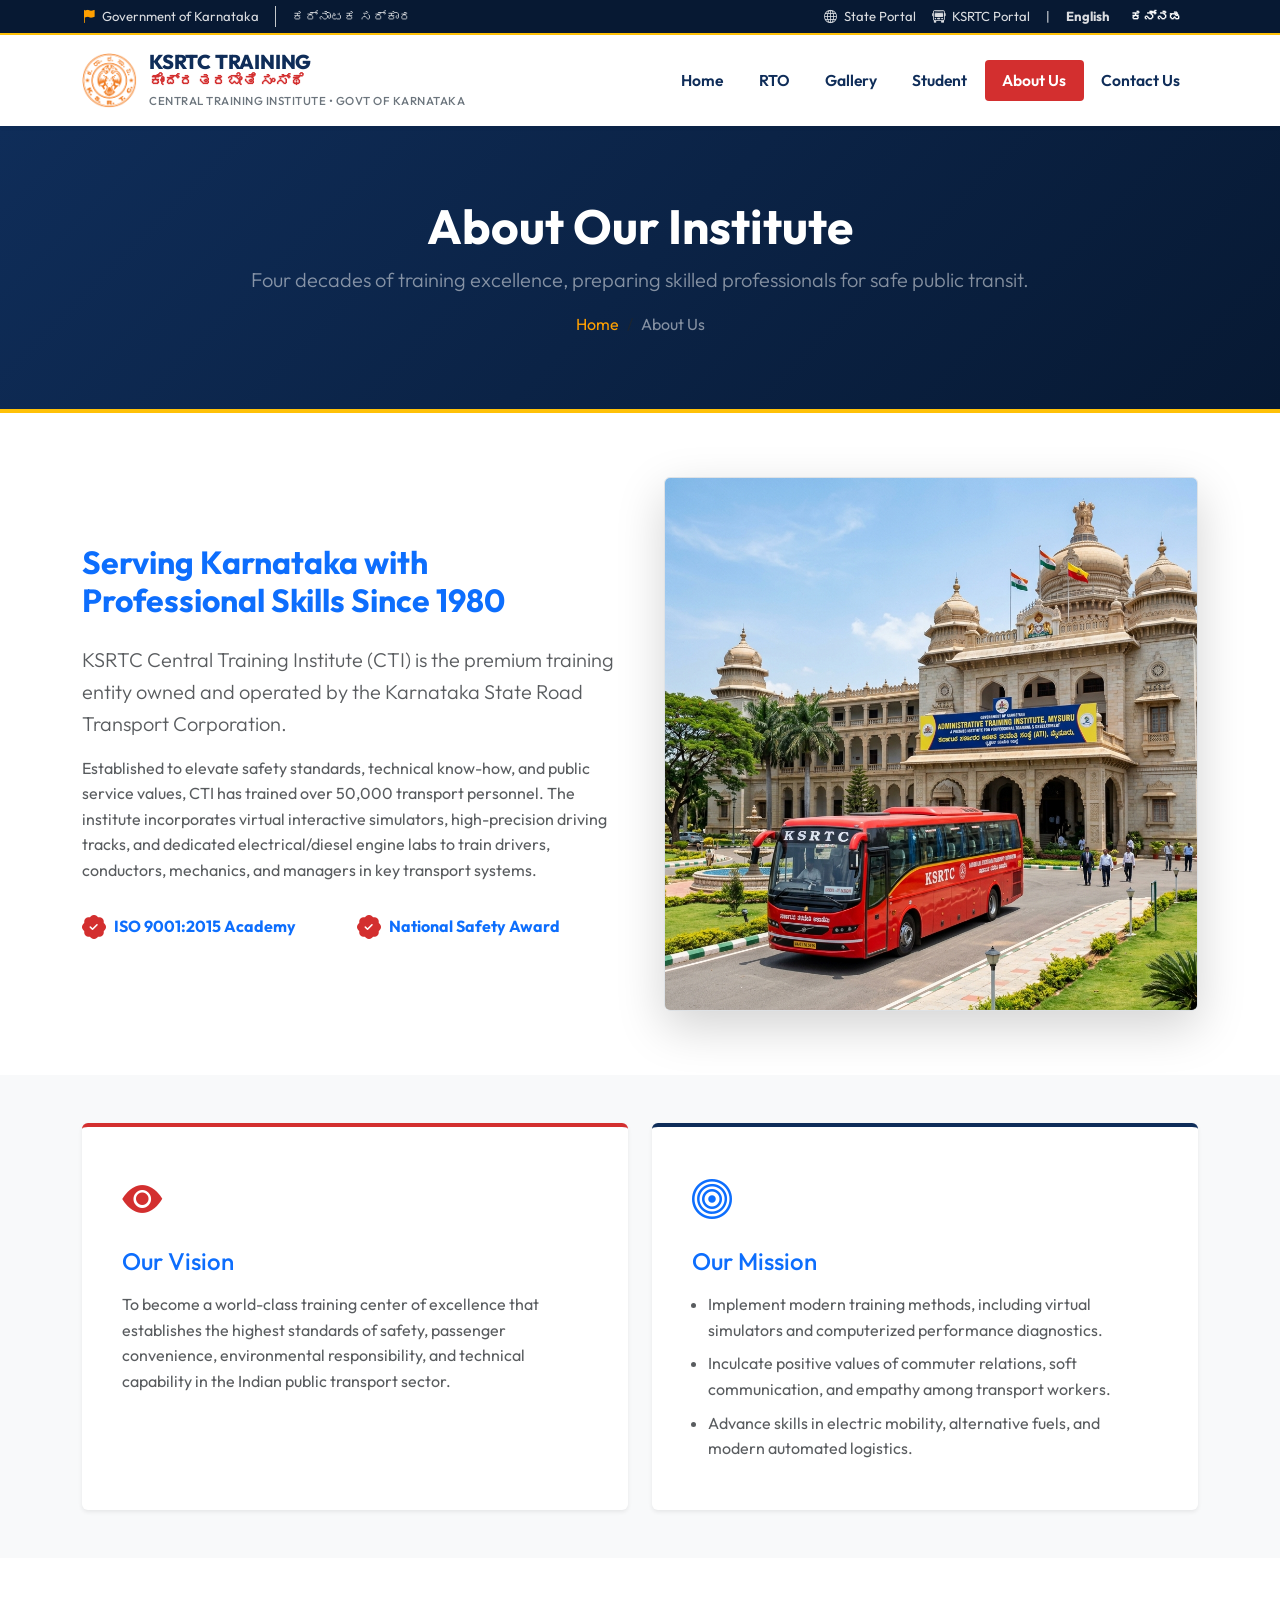
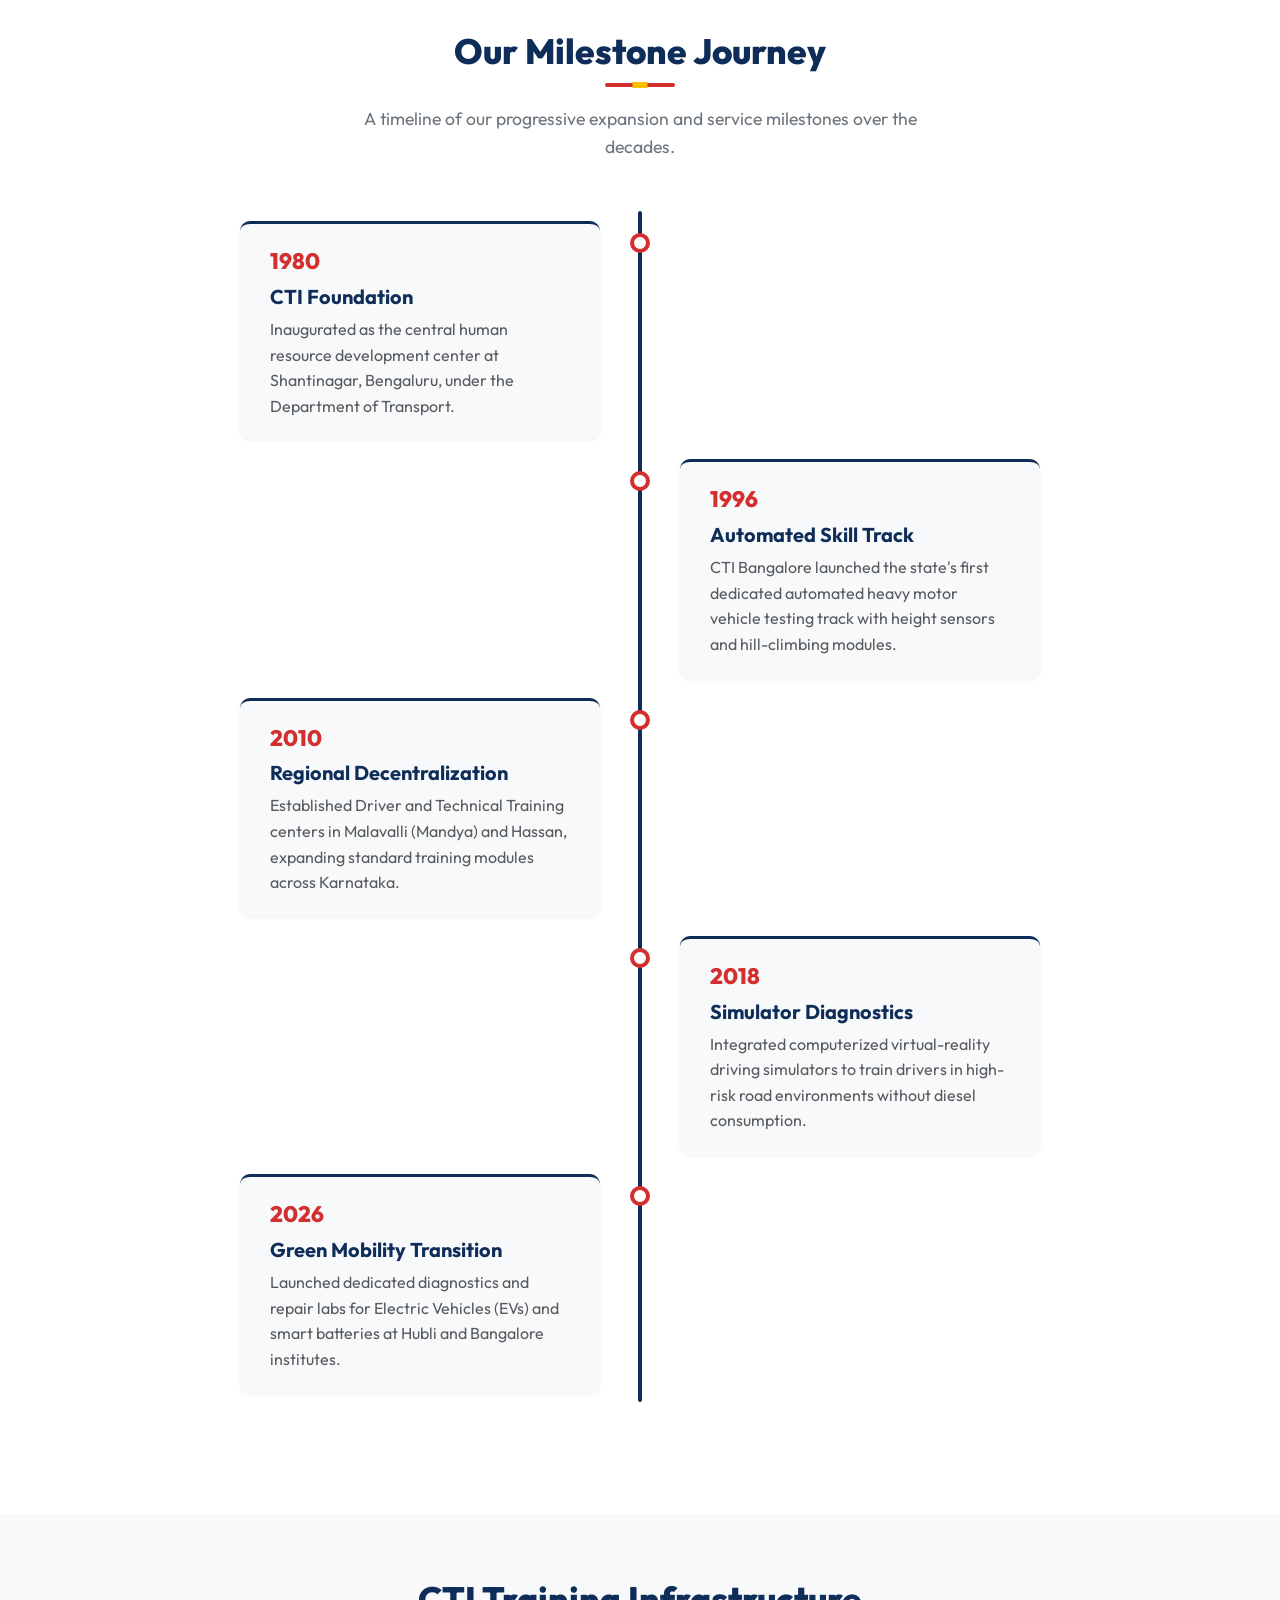
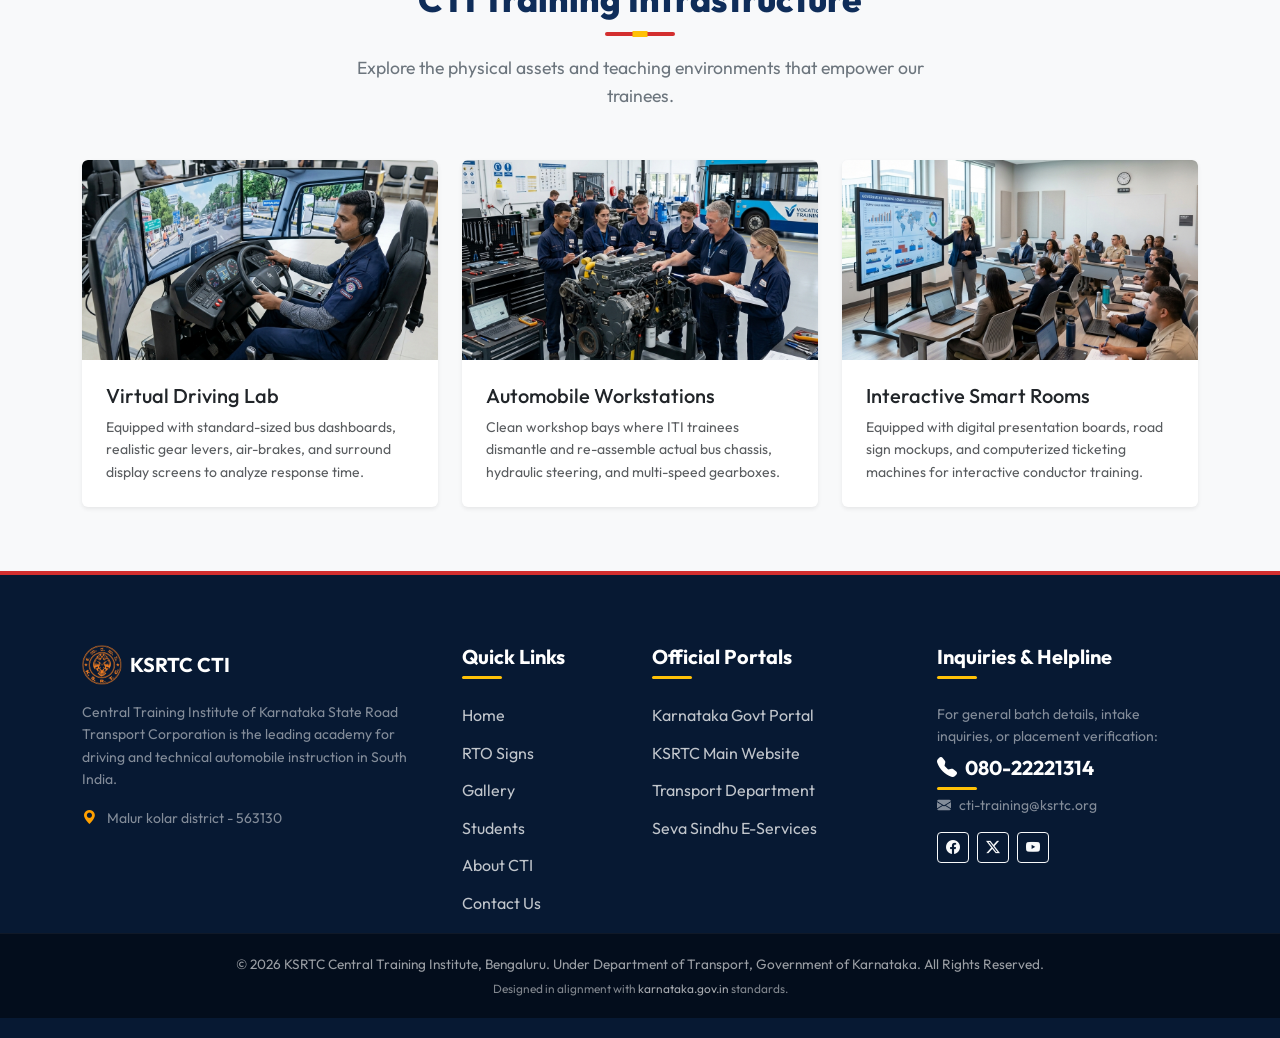
<file: about.html>
<!DOCTYPE html>
<html lang="en">

<head>
    <meta charset="UTF-8">
    <meta name="viewport" content="width=device-width, initial-scale=1.0">
    <title>About Us | KSRTC Central Training Institute - Government of Karnataka</title>
    <!-- Bootstrap 5 CSS -->
    <link href="https://cdn.jsdelivr.net/npm/bootstrap@5.3.2/dist/css/bootstrap.min.css" rel="stylesheet">
    <!-- Bootstrap Icons -->
    <link href="https://cdn.jsdelivr.net/npm/bootstrap-icons@1.11.1/font/bootstrap-icons.css" rel="stylesheet">
    <!-- Custom CSS -->
    <link href="css/style.css" rel="stylesheet">
</head>

<body>

    <!-- Top Government Bar -->
    <div class="gov-top-bar">
        <div class="container d-flex justify-content-between align-items-center">
            <div class="d-flex align-items-center gap-3">
                <span><i class="bi bi-flag-fill text-accent me-1"></i> Government of Karnataka</span>
                <span class="d-none d-md-inline border-start border-secondary-subtle ps-3">ಕರ್ನಾಟಕ ಸರ್ಕಾರ</span>
            </div>
            <div class="d-flex align-items-center gap-3">
                <a href="https://karnataka.gov.in" target="_blank"><i class="bi bi-globe me-1"></i> State Portal</a>
                <a href="https://ksrtc.karnataka.gov.in" target="_blank"><i class="bi bi-bus-front me-1"></i> KSRTC
                    Portal</a>
                <span class="d-none d-sm-inline">|</span>
                <a href="javascript:void(0);" onclick="translatePage('en')"
                    class="text-accent fw-bold text-decoration-none me-1">English</a>
                <a href="javascript:void(0);" onclick="translatePage('kn')"
                    class="text-white fw-bold text-decoration-none"
                    style="font-family: 'Noto Sans Kannada', sans-serif;">ಕನ್ನಡ</a>
                <div id="translate-desktop-container">
                    <div id="google_translate_element"></div>
                </div>
            </div>
        </div>
    </div>

    <!-- Main Navigation Header -->
    <header class="header-main">
        <nav class="navbar navbar-expand-lg navbar-light py-3">
            <div class="container">
                <a class="logo-container" href="index.html">
                    <img src="assets/ksrtc_logo.png" alt="KSRTC Logo" width="55" height="55">
                    <div class="logo-text">
                        <span class="logo-title-en">KSRTC TRAINING</span>
                        <span class="logo-title-kn">ಕೇಂದ್ರ ತರಬೇತಿ ಸಂಸ್ಥೆ</span>
                        <span class="logo-subtitle">Central Training Institute • Govt of Karnataka</span>
                    </div>
                </a>

                <button class="navbar-toggler" type="button" data-bs-toggle="collapse" data-bs-target="#mainNavbar"
                    aria-controls="mainNavbar" aria-expanded="false" aria-label="Toggle navigation">
                    <span class="navbar-toggler-icon"></span>
                </button>

                <div class="collapse navbar-collapse justify-content-end" id="mainNavbar">
                    <ul class="navbar-nav align-items-lg-center">
                        <li class="nav-item">
                            <a class="nav-link" href="index.html">Home</a>
                        </li>
                        <li class="nav-item">
                            <a class="nav-link" href="rto.html">RTO</a>
                        </li>
                        <li class="nav-item">
                            <a class="nav-link" href="gallery.html">Gallery</a>
                        </li>
                        <li class="nav-item">
                            <a class="nav-link" href="student.html">Student</a>
                        </li>
                        <li class="nav-item">
                            <a class="nav-link active" href="about.html">About Us</a>
                        </li>
                        <li class="nav-item">
                            <a class="nav-link" href="contact.html">Contact Us</a>
                        </li>
                        <!-- Translate Section for Mobile -->
                        <li class="nav-item d-lg-none mt-3 pt-3 border-top border-secondary-subtle">
                            <div class="mobile-translate-box p-3 rounded shadow-sm text-center"
                                style="background-color: rgba(15, 45, 89, 0.05); border: 1px solid rgba(15, 45, 89, 0.1);">
                                <span class="small fw-bold text-primary d-block mb-2">
                                    <i class="bi bi-translate me-1 text-danger"></i> SELECT LANGUAGE / ಭಾಷೆಯನ್ನು
                                    ಆಯ್ಕೆಮಾಡಿ
                                </span>
                                <div class="d-flex justify-content-center gap-3">
                                    <a href="javascript:void(0);" onclick="translatePage('en')"
                                        class="btn btn-sm btn-outline-primary fw-bold">English</a>
                                    <a href="javascript:void(0);" onclick="translatePage('kn')"
                                        class="btn btn-sm btn-primary fw-bold"
                                        style="font-family: 'Noto Sans Kannada', sans-serif;">ಕನ್ನಡ</a>
                                </div>
                            </div>
                        </li>
                    </ul>
                </div>
            </div>
        </nav>
    </header>

    <!-- Page Header Hero -->
    <section class="py-5 text-white"
        style="background: linear-gradient(135deg, #0F2D59 0%, #071933 100%); border-bottom: 4px solid #FFC107;">
        <div class="container py-4 text-center">
            <h1 class="text-white display-5 fw-bold mb-2">About Our Institute</h1>
            <p class="lead text-white-50">Four decades of training excellence, preparing skilled professionals for safe
                public transit.</p>
            <nav aria-label="breadcrumb">
                <ol class="breadcrumb justify-content-center mb-0">
                    <li class="breadcrumb-item"><a href="index.html" class="text-accent text-decoration-none">Home</a>
                    </li>
                    <li class="breadcrumb-item text-white-50 active" aria-current="page">About Us</li>
                </ol>
            </nav>
        </div>
    </section>

    <!-- Welcome / Overview Section -->
    <section class="py-5 bg-white">
        <div class="container py-3">
            <div class="row align-items-center g-5">
                <div class="col-lg-6">
                    <h2 class="mb-4 text-primary">Serving Karnataka with Professional Skills Since 1980</h2>
                    <p class="lead text-muted">KSRTC Central Training Institute (CTI) is the premium training entity
                        owned and operated by the Karnataka State Road Transport Corporation.</p>
                    <p class="mb-4 text-muted">Established to elevate safety standards, technical know-how, and public
                        service values, CTI has trained over 50,000 transport personnel. The institute incorporates
                        virtual interactive simulators, high-precision driving tracks, and dedicated electrical/diesel
                        engine labs to train drivers, conductors, mechanics, and managers in key transport systems.</p>
                    <div class="row g-3">
                        <div class="col-sm-6">
                            <div class="d-flex align-items-center gap-2">
                                <i class="bi bi-patch-check-fill text-secondary fs-4"></i>
                                <span class="fw-bold text-primary">ISO 9001:2015 Academy</span>
                            </div>
                        </div>
                        <div class="col-sm-6">
                            <div class="d-flex align-items-center gap-2">
                                <i class="bi bi-patch-check-fill text-secondary fs-4"></i>
                                <span class="fw-bold text-primary">National Safety Award</span>
                            </div>
                        </div>
                    </div>
                </div>
                <div class="col-lg-6">
                    <img src="assets/hero_banner.png" alt="CTI Building and Training Bus"
                        class="img-fluid rounded shadow-lg border">
                </div>
            </div>
        </div>
    </section>

    <!-- Vision & Mission Cards -->
    <section class="py-5 bg-light">
        <div class="container">
            <div class="row g-4">
                <div class="col-md-6">
                    <div class="card border-0 h-100 shadow-sm p-4" style="border-top: 4px solid #D32F2F !important;">
                        <div class="card-body">
                            <div class="fs-1 text-secondary mb-3"><i class="bi bi-eye-fill"></i></div>
                            <h3 class="card-title text-primary h4 mb-3">Our Vision</h3>
                            <p class="card-text text-muted mb-0">To become a world-class training center of excellence
                                that establishes the highest standards of safety, passenger convenience, environmental
                                responsibility, and technical capability in the Indian public transport sector.</p>
                        </div>
                    </div>
                </div>
                <div class="col-md-6">
                    <div class="card border-0 h-100 shadow-sm p-4" style="border-top: 4px solid #0F2D59 !important;">
                        <div class="card-body">
                            <div class="fs-1 text-primary mb-3"><i class="bi bi-bullseye"></i></div>
                            <h3 class="card-title text-primary h4 mb-3">Our Mission</h3>
                            <ul class="card-text text-muted ps-3 mb-0">
                                <li class="mb-2">Implement modern training methods, including virtual simulators and
                                    computerized performance diagnostics.</li>
                                <li class="mb-2">Inculcate positive values of commuter relations, soft communication,
                                    and empathy among transport workers.</li>
                                <li class="mb-2">Advance skills in electric mobility, alternative fuels, and modern
                                    automated logistics.</li>
                            </ul>
                        </div>
                    </div>
                </div>
            </div>
        </div>
    </section>

    <!-- Timeline of Milestones -->
    <section class="py-5 bg-white">
        <div class="container py-4">
            <div class="section-header">
                <h2>Our Milestone Journey</h2>
                <p>A timeline of our progressive expansion and service milestones over the decades.</p>
            </div>

            <div class="timeline">
                <!-- Year 1 -->
                <div class="timeline-container left-timeline">
                    <div class="timeline-content">
                        <div class="timeline-year">1980</div>
                        <h5>CTI Foundation</h5>
                        <p class="mb-0 text-muted">Inaugurated as the central human resource development center at
                            Shantinagar, Bengaluru, under the Department of Transport.</p>
                    </div>
                </div>
                <!-- Year 2 -->
                <div class="timeline-container right-timeline">
                    <div class="timeline-content">
                        <div class="timeline-year">1996</div>
                        <h5>Automated Skill Track</h5>
                        <p class="mb-0 text-muted">CTI Bangalore launched the state's first dedicated automated heavy
                            motor vehicle testing track with height sensors and hill-climbing modules.</p>
                    </div>
                </div>
                <!-- Year 3 -->
                <div class="timeline-container left-timeline">
                    <div class="timeline-content">
                        <div class="timeline-year">2010</div>
                        <h5>Regional Decentralization</h5>
                        <p class="mb-0 text-muted">Established Driver and Technical Training centers in Malavalli
                            (Mandya) and Hassan, expanding standard training modules across Karnataka.</p>
                    </div>
                </div>
                <!-- Year 4 -->
                <div class="timeline-container right-timeline">
                    <div class="timeline-content">
                        <div class="timeline-year">2018</div>
                        <h5>Simulator Diagnostics</h5>
                        <p class="mb-0 text-muted">Integrated computerized virtual-reality driving simulators to train
                            drivers in high-risk road environments without diesel consumption.</p>
                    </div>
                </div>
                <!-- Year 5 -->
                <div class="timeline-container left-timeline">
                    <div class="timeline-content">
                        <div class="timeline-year">2026</div>
                        <h5>Green Mobility Transition</h5>
                        <p class="mb-0 text-muted">Launched dedicated diagnostics and repair labs for Electric Vehicles
                            (EVs) and smart batteries at Hubli and Bangalore institutes.</p>
                    </div>
                </div>
            </div>
        </div>
    </section>

    <!-- Infrastructure showcase -->
    <section class="py-5 bg-light">
        <div class="container py-3">
            <div class="section-header">
                <h2>CTI Training Infrastructure</h2>
                <p>Explore the physical assets and teaching environments that empower our trainees.</p>
            </div>

            <div class="row g-4">
                <div class="col-md-6 col-lg-4">
                    <div class="card border-0 shadow-sm h-100 overflow-hidden">
                        <img src="assets/driving_simulator.png" class="card-img-top" alt="Simulator Room"
                            style="height: 200px; object-fit: cover;">
                        <div class="card-body p-4">
                            <h4 class="h5 card-title">Virtual Driving Lab</h4>
                            <p class="card-text text-muted small">Equipped with standard-sized bus dashboards, realistic
                                gear levers, air-brakes, and surround display screens to analyze response time.</p>
                        </div>
                    </div>
                </div>
                <div class="col-md-6 col-lg-4">
                    <div class="card border-0 shadow-sm h-100 overflow-hidden">
                        <img src="assets/mechanic_workshop.png" class="card-img-top" alt="Workshop Engine Lab"
                            style="height: 200px; object-fit: cover;">
                        <div class="card-body p-4">
                            <h4 class="h5 card-title">Automobile Workstations</h4>
                            <p class="card-text text-muted small">Clean workshop bays where ITI trainees dismantle and
                                re-assemble actual bus chassis, hydraulic steering, and multi-speed gearboxes.</p>
                        </div>
                    </div>
                </div>
                <div class="col-md-6 col-lg-4">
                    <div class="card border-0 shadow-sm h-100 overflow-hidden">
                        <img src="assets/classroom_training.png" class="card-img-top" alt="Classroom Lectures"
                            style="height: 200px; object-fit: cover;">
                        <div class="card-body p-4">
                            <h4 class="h5 card-title">Interactive Smart Rooms</h4>
                            <p class="card-text text-muted small">Equipped with digital presentation boards, road sign
                                mockups, and computerized ticketing machines for interactive conductor training.</p>
                        </div>
                    </div>
                </div>
            </div>
        </div>
    </section>

    <!-- Footer Area -->
    <footer class="footer-main">
        <div class="container">
            <div class="row g-4">
                <div class="col-lg-4 col-md-6">
                    <div class="d-flex align-items-center gap-2 mb-3">
                        <img src="assets/ksrtc_logo.png" alt="KSRTC Logo" width="40" height="40">
                        <h4 class="text-white mb-0 fs-5">KSRTC CTI</h4>
                    </div>
                    <p class="small text-white-50">Central Training Institute of Karnataka State Road Transport
                        Corporation is the leading academy for driving and technical automobile instruction in South
                        India.</p>
                    <p class="small text-white-50 mb-0"><i class="bi bi-geo-alt-fill text-accent me-2"></i> Malur kolar
                        district - 563130 </p>
                </div>

                <div class="col-lg-2 col-md-6">
                    <h5>Quick Links</h5>
                    <ul class="footer-links">
                        <li><a href="index.html">Home</a></li>
                        <li><a href="rto.html">RTO Signs</a></li>
                        <li><a href="gallery.html">Gallery</a></li>
                        <li><a href="student.html">Students</a></li>
                        <li><a href="about.html">About CTI</a></li>
                        <li><a href="contact.html">Contact Us</a></li>
                    </ul>
                </div>

                <div class="col-lg-3 col-md-6">
                    <h5>Official Portals</h5>
                    <ul class="footer-links">
                        <li><a href="https://karnataka.gov.in" target="_blank">Karnataka Govt Portal</a></li>
                        <li><a href="https://ksrtc.karnataka.gov.in" target="_blank">KSRTC Main Website</a></li>
                        <li><a href="https://transport.karnataka.gov.in" target="_blank">Transport Department</a></li>
                        <li><a href="https://sevasindhu.karnataka.gov.in" target="_blank">Seva Sindhu E-Services</a>
                        </li>
                    </ul>
                </div>

                <div class="col-lg-3 col-md-6">
                    <h5>Inquiries & Helpline</h5>
                    <p class="small text-white-50 mb-2">For general batch details, intake inquiries, or placement
                        verification:</p>
                    <h5 class="text-accent mb-1"><i class="bi bi-telephone-fill me-2"></i>080-22221314</h5>
                    <p class="small text-white-50"><i class="bi bi-envelope-fill me-2"></i>cti-training@ksrtc.org</p>
                    <div class="d-flex gap-2 mt-3">
                        <a href="#" class="btn btn-sm btn-outline-light"><i class="bi bi-facebook"></i></a>
                        <a href="#" class="btn btn-sm btn-outline-light"><i class="bi bi-twitter-x"></i></a>
                        <a href="#" class="btn btn-sm btn-outline-light"><i class="bi bi-youtube"></i></a>
                    </div>
                </div>
            </div>
        </div>

        <div class="footer-bottom">
            <div class="container text-center">
                <p class="mb-0">&copy; 2026 KSRTC Central Training Institute, Bengaluru. Under Department of Transport,
                    Government of Karnataka. All Rights Reserved.</p>
                <p class="mb-0 mt-1 small text-white-50">Designed in alignment with <a href="https://karnataka.gov.in"
                        target="_blank">karnataka.gov.in</a> standards.</p>
            </div>
        </div>
    </footer>

    <!-- Bootstrap 5 Bundle JS -->
    <script src="https://cdn.jsdelivr.net/npm/bootstrap@5.3.2/dist/js/bootstrap.bundle.min.js"></script>
    <!-- Custom JS -->
    <script src="js/main.js"></script>
    <!-- Google Translate Script -->
    <script type="text/javascript">
        function googleTranslateElementInit() {
            new google.translate.TranslateElement({
                pageLanguage: 'en',
                includedLanguages: 'kn,en',
                layout: google.translate.TranslateElement.InlineLayout.SIMPLE,
                autoDisplay: false
            }, 'google_translate_element');
        }
    </script>
    <script type="text/javascript"
        src="https://translate.google.com/translate_a/element.js?cb=googleTranslateElementInit"></script>
</body>

</html>
</file>
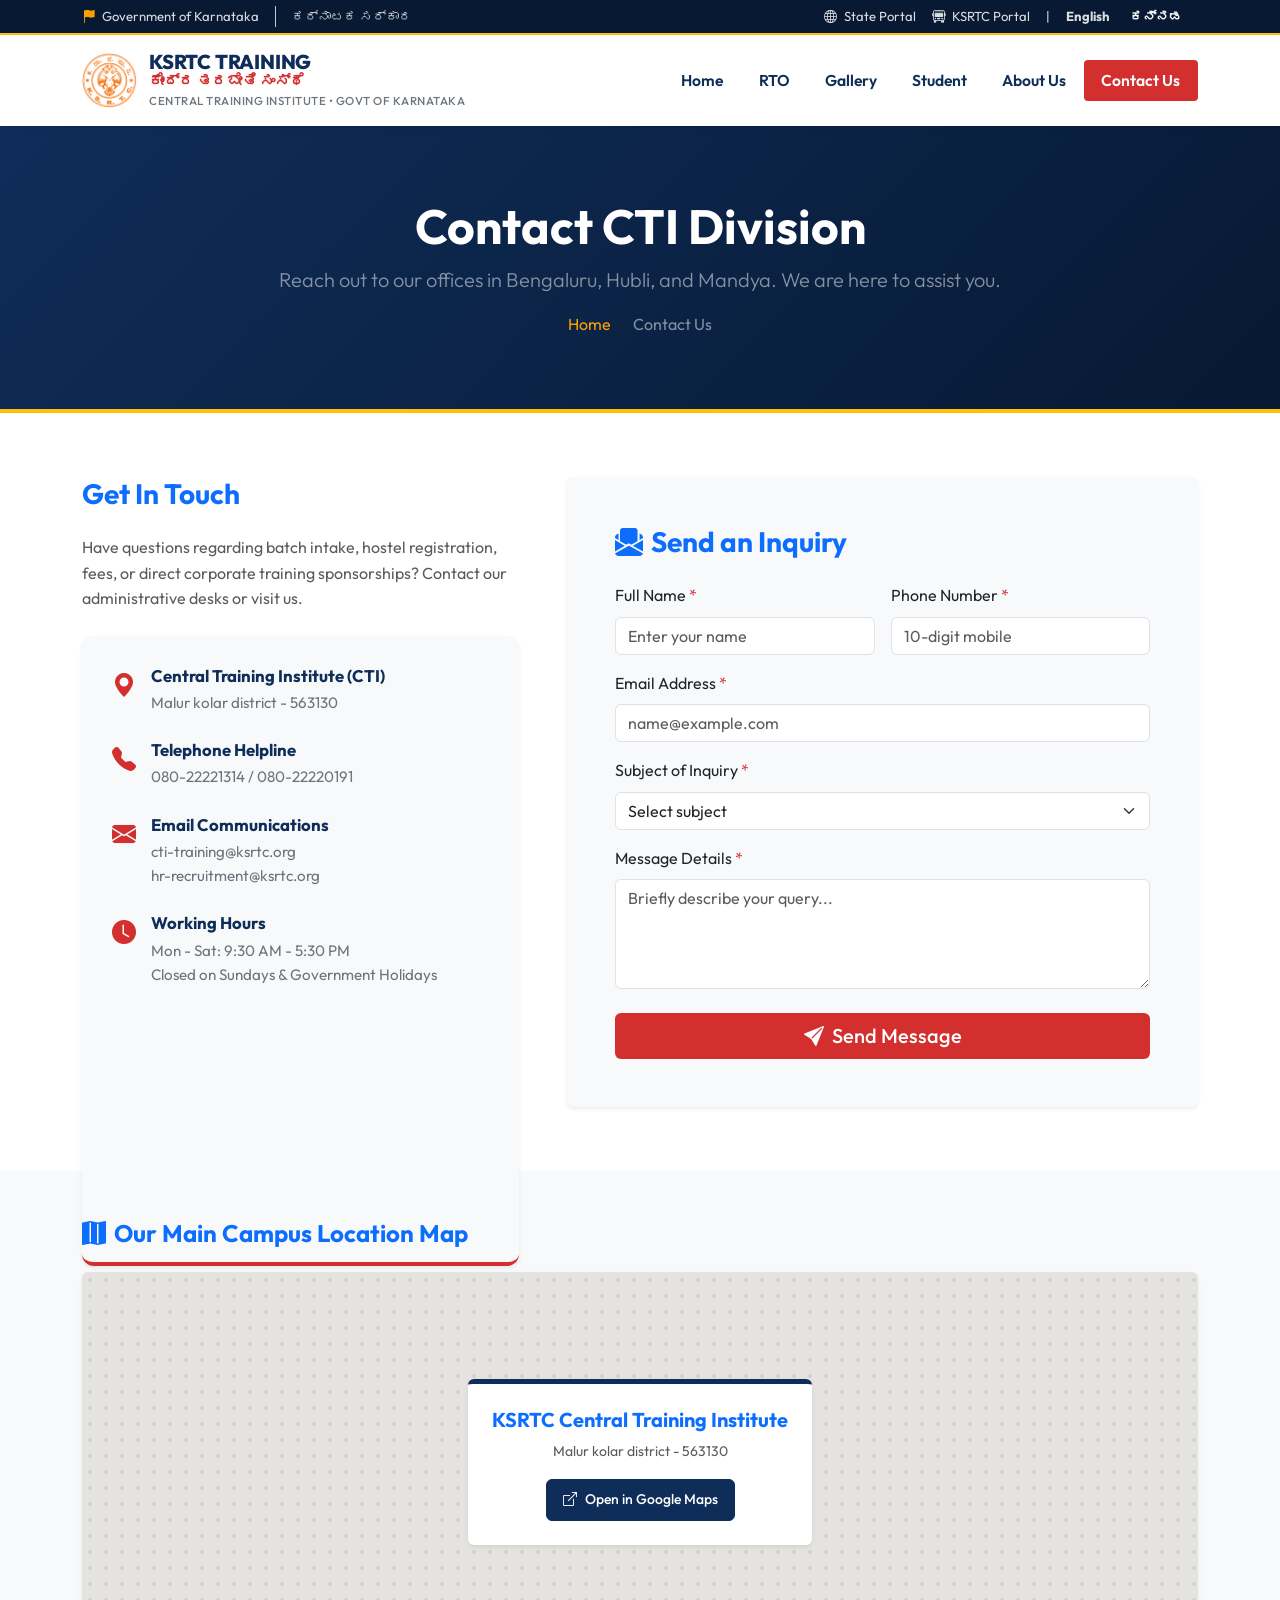
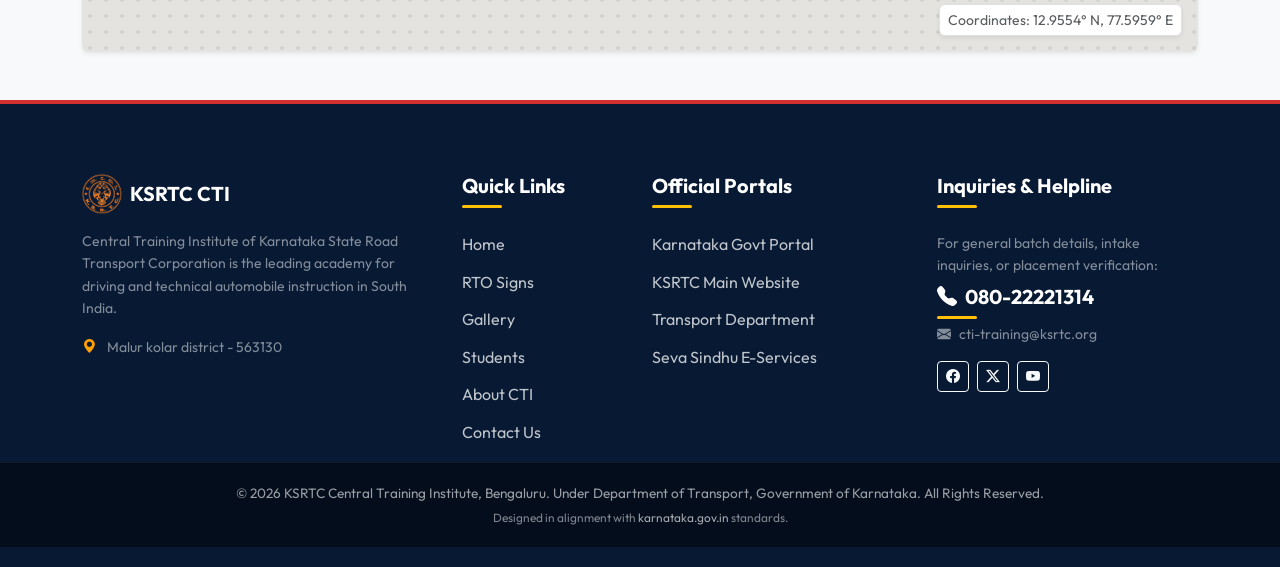
<file: contact.html>
<!DOCTYPE html>
<html lang="en">

<head>
    <meta charset="UTF-8">
    <meta name="viewport" content="width=device-width, initial-scale=1.0">
    <title>Contact Us | KSRTC Central Training Institute - Government of Karnataka</title>
    <!-- Bootstrap 5 CSS -->
    <link href="https://cdn.jsdelivr.net/npm/bootstrap@5.3.2/dist/css/bootstrap.min.css" rel="stylesheet">
    <!-- Bootstrap Icons -->
    <link href="https://cdn.jsdelivr.net/npm/bootstrap-icons@1.11.1/font/bootstrap-icons.css" rel="stylesheet">
    <!-- Custom CSS -->
    <link href="css/style.css" rel="stylesheet">
</head>

<body>

    <!-- Top Government Bar -->
    <div class="gov-top-bar">
        <div class="container d-flex justify-content-between align-items-center">
            <div class="d-flex align-items-center gap-3">
                <span><i class="bi bi-flag-fill text-accent me-1"></i> Government of Karnataka</span>
                <span class="d-none d-md-inline border-start border-secondary-subtle ps-3">ಕರ್ನಾಟಕ ಸರ್ಕಾರ</span>
            </div>
            <div class="d-flex align-items-center gap-3">
                <a href="https://karnataka.gov.in" target="_blank"><i class="bi bi-globe me-1"></i> State Portal</a>
                <a href="https://ksrtc.karnataka.gov.in" target="_blank"><i class="bi bi-bus-front me-1"></i> KSRTC
                    Portal</a>
                <span class="d-none d-sm-inline">|</span>
                <a href="javascript:void(0);" onclick="translatePage('en')"
                    class="text-accent fw-bold text-decoration-none me-1">English</a>
                <a href="javascript:void(0);" onclick="translatePage('kn')"
                    class="text-white fw-bold text-decoration-none"
                    style="font-family: 'Noto Sans Kannada', sans-serif;">ಕನ್ನಡ</a>
                <div id="translate-desktop-container">
                    <div id="google_translate_element"></div>
                </div>
            </div>
        </div>
    </div>

    <!-- Main Navigation Header -->
    <header class="header-main">
        <nav class="navbar navbar-expand-lg navbar-light py-3">
            <div class="container">
                <a class="logo-container" href="index.html">
                    <img src="assets/ksrtc_logo.png" alt="KSRTC Logo" width="55" height="55">
                    <div class="logo-text">
                        <span class="logo-title-en">KSRTC TRAINING</span>
                        <span class="logo-title-kn">ಕೇಂದ್ರ ತರಬೇತಿ ಸಂಸ್ಥೆ</span>
                        <span class="logo-subtitle">Central Training Institute • Govt of Karnataka</span>
                    </div>
                </a>

                <button class="navbar-toggler" type="button" data-bs-toggle="collapse" data-bs-target="#mainNavbar"
                    aria-controls="mainNavbar" aria-expanded="false" aria-label="Toggle navigation">
                    <span class="navbar-toggler-icon"></span>
                </button>

                <div class="collapse navbar-collapse justify-content-end" id="mainNavbar">
                    <ul class="navbar-nav align-items-lg-center">
                        <li class="nav-item">
                            <a class="nav-link" href="index.html">Home</a>
                        </li>
                        <li class="nav-item">
                            <a class="nav-link" href="rto.html">RTO</a>
                        </li>
                        <li class="nav-item">
                            <a class="nav-link" href="gallery.html">Gallery</a>
                        </li>
                        <li class="nav-item">
                            <a class="nav-link" href="student.html">Student</a>
                        </li>
                        <li class="nav-item">
                            <a class="nav-link" href="about.html">About Us</a>
                        </li>
                        <li class="nav-item">
                            <a class="nav-link active" href="contact.html">Contact Us</a>
                        </li>
                        <!-- Translate Section for Mobile -->
                        <li class="nav-item d-lg-none mt-3 pt-3 border-top border-secondary-subtle">
                            <div class="mobile-translate-box p-3 rounded shadow-sm text-center"
                                style="background-color: rgba(15, 45, 89, 0.05); border: 1px solid rgba(15, 45, 89, 0.1);">
                                <span class="small fw-bold text-primary d-block mb-2">
                                    <i class="bi bi-translate me-1 text-danger"></i> SELECT LANGUAGE / ಭಾಷೆಯನ್ನು
                                    ಆಯ್ಕೆಮಾಡಿ
                                </span>
                                <div class="d-flex justify-content-center gap-3">
                                    <a href="javascript:void(0);" onclick="translatePage('en')"
                                        class="btn btn-sm btn-outline-primary fw-bold">English</a>
                                    <a href="javascript:void(0);" onclick="translatePage('kn')"
                                        class="btn btn-sm btn-primary fw-bold"
                                        style="font-family: 'Noto Sans Kannada', sans-serif;">ಕನ್ನಡ</a>
                                </div>
                            </div>
                        </li>
                    </ul>
                </div>
            </div>
        </nav>
    </header>

    <!-- Page Header Hero -->
    <section class="py-5 text-white"
        style="background: linear-gradient(135deg, #0F2D59 0%, #071933 100%); border-bottom: 4px solid #FFC107;">
        <div class="container py-4 text-center">
            <h1 class="text-white display-5 fw-bold mb-2">Contact CTI Division</h1>
            <p class="lead text-white-50">Reach out to our offices in Bengaluru, Hubli, and Mandya. We are here to
                assist you.</p>
            <nav aria-label="breadcrumb">
                <ol class="breadcrumb justify-content-center mb-0">
                    <li class="breadcrumb-item"><a href="index.html" class="text-accent text-decoration-none">Home</a>
                    </li>
                    <li class="breadcrumb-item text-white-50 active" aria-current="page">Contact Us</li>
                </ol>
            </nav>
        </div>
    </section>

    <!-- Contact details and Form -->
    <section class="py-5 bg-white">
        <div class="container py-3">
            <div class="row g-5">

                <!-- Left Details Column -->
                <div class="col-lg-5">
                    <h3 class="mb-4 text-primary">Get In Touch</h3>
                    <p class="text-muted mb-4">Have questions regarding batch intake, hostel registration, fees, or
                        direct corporate training sponsorships? Contact our administrative desks or visit us.</p>

                    <div class="contact-info-card shadow-sm">
                        <!-- Item 1 -->
                        <div class="contact-info-item">
                            <div class="contact-info-icon"><i class="bi bi-geo-alt-fill"></i></div>
                            <div class="contact-info-text">
                                <h5>Central Training Institute (CTI)</h5>
                                <p>Malur kolar
                                    district - 563130 </p>
                            </div>
                        </div>
                        <!-- Item 2 -->
                        <div class="contact-info-item">
                            <div class="contact-info-icon"><i class="bi bi-telephone-fill"></i></div>
                            <div class="contact-info-text">
                                <h5>Telephone Helpline</h5>
                                <p>080-22221314 / 080-22220191</p>
                            </div>
                        </div>
                        <!-- Item 3 -->
                        <div class="contact-info-item">
                            <div class="contact-info-icon"><i class="bi bi-envelope-fill"></i></div>
                            <div class="contact-info-text">
                                <h5>Email Communications</h5>
                                <p>cti-training@ksrtc.org<br>hr-recruitment@ksrtc.org</p>
                            </div>
                        </div>
                        <!-- Item 4 -->
                        <div class="contact-info-item mb-0">
                            <div class="contact-info-icon"><i class="bi bi-clock-fill"></i></div>
                            <div class="contact-info-text">
                                <h5>Working Hours</h5>
                                <p>Mon - Sat: 9:30 AM - 5:30 PM<br>Closed on Sundays & Government Holidays</p>
                            </div>
                        </div>
                    </div>
                </div>

                <!-- Right Form Column -->
                <div class="col-lg-7">
                    <div class="bg-light p-4 p-md-5 rounded shadow-sm">
                        <h3 class="mb-4 text-primary"><i class="bi bi-envelope-paper-fill me-2"></i>Send an Inquiry</h3>

                        <form id="contactForm" class="needs-validation" novalidate>
                            <div class="row g-3">
                                <div class="col-md-6">
                                    <label for="contactName" class="form-label">Full Name <span
                                            class="text-danger">*</span></label>
                                    <input type="text" id="contactName" class="form-control bg-white"
                                        placeholder="Enter your name" required>
                                    <div class="invalid-feedback">Please enter your name.</div>
                                </div>
                                <div class="col-md-6">
                                    <label for="contactPhone" class="form-label">Phone Number <span
                                            class="text-danger">*</span></label>
                                    <input type="tel" id="contactPhone" class="form-control bg-white"
                                        placeholder="10-digit mobile" pattern="[6789][0-9]{9}" required>
                                    <div class="invalid-feedback">Enter a valid 10-digit mobile number.</div>
                                </div>
                                <div class="col-12">
                                    <label for="contactEmail" class="form-label">Email Address <span
                                            class="text-danger">*</span></label>
                                    <input type="email" id="contactEmail" class="form-control bg-white"
                                        placeholder="name@example.com" required>
                                    <div class="invalid-feedback">Enter a valid email address.</div>
                                </div>
                                <div class="col-12">
                                    <label for="contactType" class="form-label">Subject of Inquiry <span
                                            class="text-danger">*</span></label>
                                    <select id="contactType" class="form-select bg-white" required>
                                        <option value="" selected disabled>Select subject</option>
                                        <option value="admission">Admission & Enrolment</option>
                                        <option value="fees">Fees Structure & Payments</option>
                                        <option value="hostel">Hostel Accommodation</option>
                                        <option value="verification">Certificate Verification</option>
                                        <option value="corporate">Corporate & Depot Sponsorship</option>
                                    </select>
                                    <div class="invalid-feedback">Please select a subject.</div>
                                </div>
                                <div class="col-12">
                                    <label for="contactMessage" class="form-label">Message Details <span
                                            class="text-danger">*</span></label>
                                    <textarea id="contactMessage" class="form-control bg-white" rows="4"
                                        placeholder="Briefly describe your query..." required></textarea>
                                    <div class="invalid-feedback">Please type your message details.</div>
                                </div>
                                <div class="col-12 mt-4">
                                    <button type="submit" class="btn btn-secondary-custom w-100 py-2 fs-5"><i
                                            class="bi bi-send-fill me-2"></i>Send Message</button>
                                </div>
                            </div>
                        </form>
                    </div>
                </div>

            </div>
        </div>
    </section>

    <!-- Embedded Google Map Mockup -->
    <section class="py-5 bg-light">
        <div class="container">
            <h4 class="mb-4 text-primary"><i class="bi bi-map-fill me-2"></i>Our Main Campus Location Map</h4>
            <div class="card border-0 overflow-hidden shadow-sm position-relative" style="height: 380px;">
                <!-- Vector Map Mockup with styled visual styles -->
                <div class="w-100 h-100 d-flex flex-column justify-content-center align-items-center text-center p-4"
                    style="background-color: #E5E3DF; background-image: radial-gradient(#d3d1cd 15%, transparent 16%), radial-gradient(#d3d1cd 15%, transparent 16%); background-size: 16px 16px;">
                    <div class="bg-white p-4 rounded shadow-sm text-center"
                        style="max-width: 420px; border-top: 5px solid #0F2D59;">
                        <h5 class="text-primary fw-bold mb-2">KSRTC Central Training Institute</h5>
                        <p class="small text-muted mb-3">Malur kolar
                            district - 563130 </p>
                        <a href="https://maps.google.com/?q=KSRTC+Central+Training+Institute+Shantinagar+Bangalore"
                            target="_blank" class="btn btn-primary btn-sm px-3"><i
                                class="bi bi-box-arrow-up-right me-2"></i>Open in Google Maps</a>
                    </div>
                    <div
                        class="position-absolute bottom-0 end-0 m-3 bg-white px-2 py-1 text-muted small rounded shadow-sm border">
                        Coordinates: 12.9554° N, 77.5959° E
                    </div>
                </div>
            </div>
        </div>
    </section>

    <!-- Footer Area -->
    <footer class="footer-main">
        <div class="container">
            <div class="row g-4">
                <div class="col-lg-4 col-md-6">
                    <div class="d-flex align-items-center gap-2 mb-3">
                        <img src="assets/ksrtc_logo.png" alt="KSRTC Logo" width="40" height="40">
                        <h4 class="text-white mb-0 fs-5">KSRTC CTI</h4>
                    </div>
                    <p class="small text-white-50">Central Training Institute of Karnataka State Road Transport
                        Corporation is the leading academy for driving and technical automobile instruction in South
                        India.</p>
                    <p class="small text-white-50 mb-0"><i class="bi bi-geo-alt-fill text-accent me-2"></i> Malur kolar
                        district - 563130 </p>
                </div>

                <div class="col-lg-2 col-md-6">
                    <h5>Quick Links</h5>
                    <ul class="footer-links">
                        <li><a href="index.html">Home</a></li>
                        <li><a href="rto.html">RTO Signs</a></li>
                        <li><a href="gallery.html">Gallery</a></li>
                        <li><a href="student.html">Students</a></li>
                        <li><a href="about.html">About CTI</a></li>
                        <li><a href="contact.html">Contact Us</a></li>
                    </ul>
                </div>

                <div class="col-lg-3 col-md-6">
                    <h5>Official Portals</h5>
                    <ul class="footer-links">
                        <li><a href="https://karnataka.gov.in" target="_blank">Karnataka Govt Portal</a></li>
                        <li><a href="https://ksrtc.karnataka.gov.in" target="_blank">KSRTC Main Website</a></li>
                        <li><a href="https://transport.karnataka.gov.in" target="_blank">Transport Department</a></li>
                        <li><a href="https://sevasindhu.karnataka.gov.in" target="_blank">Seva Sindhu E-Services</a>
                        </li>
                    </ul>
                </div>

                <div class="col-lg-3 col-md-6">
                    <h5>Inquiries & Helpline</h5>
                    <p class="small text-white-50 mb-2">For general batch details, intake inquiries, or placement
                        verification:</p>
                    <h5 class="text-accent mb-1"><i class="bi bi-telephone-fill me-2"></i>080-22221314</h5>
                    <p class="small text-white-50"><i class="bi bi-envelope-fill me-2"></i>cti-training@ksrtc.org</p>
                    <div class="d-flex gap-2 mt-3">
                        <a href="#" class="btn btn-sm btn-outline-light"><i class="bi bi-facebook"></i></a>
                        <a href="#" class="btn btn-sm btn-outline-light"><i class="bi bi-twitter-x"></i></a>
                        <a href="#" class="btn btn-sm btn-outline-light"><i class="bi bi-youtube"></i></a>
                    </div>
                </div>
            </div>
        </div>

        <div class="footer-bottom">
            <div class="container text-center">
                <p class="mb-0">&copy; 2026 KSRTC Central Training Institute, Bengaluru. Under Department of Transport,
                    Government of Karnataka. All Rights Reserved.</p>
                <p class="mb-0 mt-1 small text-white-50">Designed in alignment with <a href="https://karnataka.gov.in"
                        target="_blank">karnataka.gov.in</a> standards.</p>
            </div>
        </div>
    </footer>

    <!-- Bootstrap 5 Bundle JS -->
    <script src="https://cdn.jsdelivr.net/npm/bootstrap@5.3.2/dist/js/bootstrap.bundle.min.js"></script>
    <!-- Custom JS -->
    <script src="js/main.js"></script>
    <!-- Google Translate Script -->
    <script type="text/javascript">
        function googleTranslateElementInit() {
            new google.translate.TranslateElement({
                pageLanguage: 'en',
                includedLanguages: 'kn,en',
                layout: google.translate.TranslateElement.InlineLayout.SIMPLE,
                autoDisplay: false
            }, 'google_translate_element');
        }
    </script>
    <script type="text/javascript"
        src="https://translate.google.com/translate_a/element.js?cb=googleTranslateElementInit"></script>
</body>

</html>
</file>
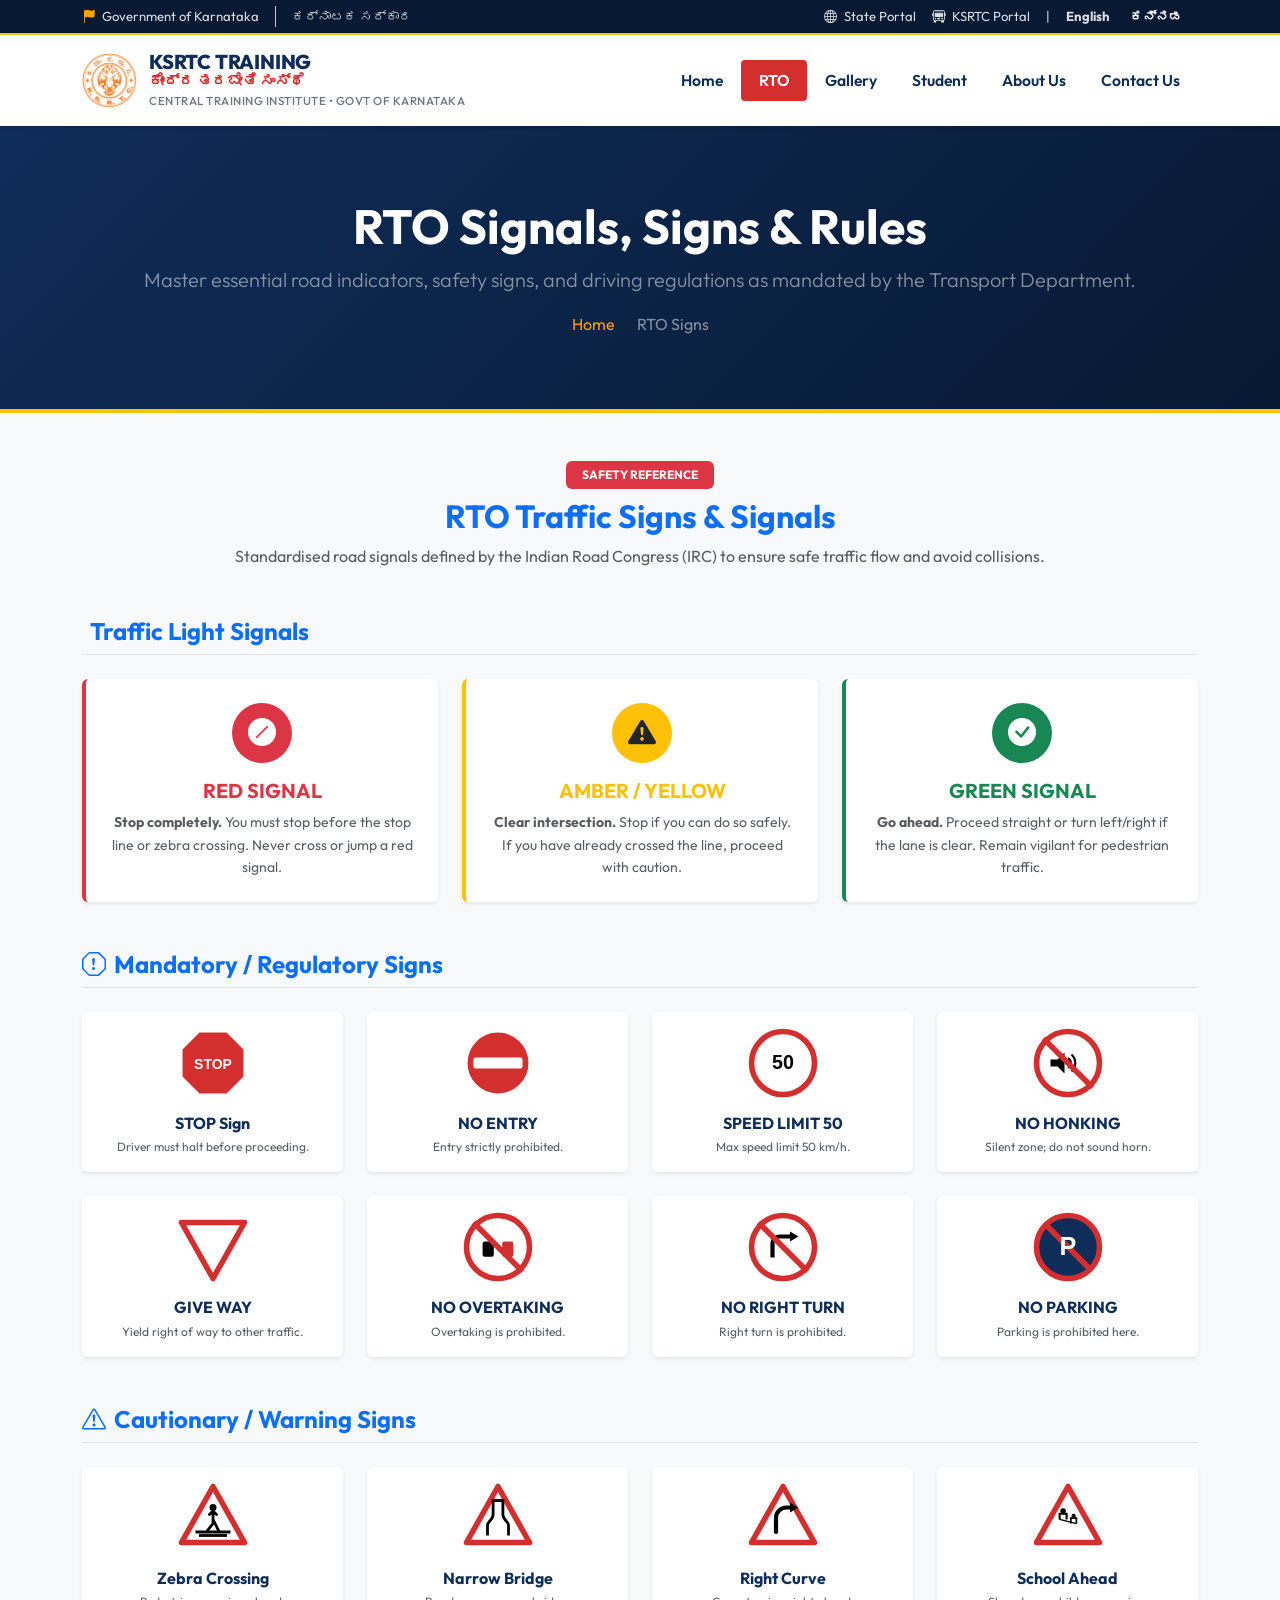
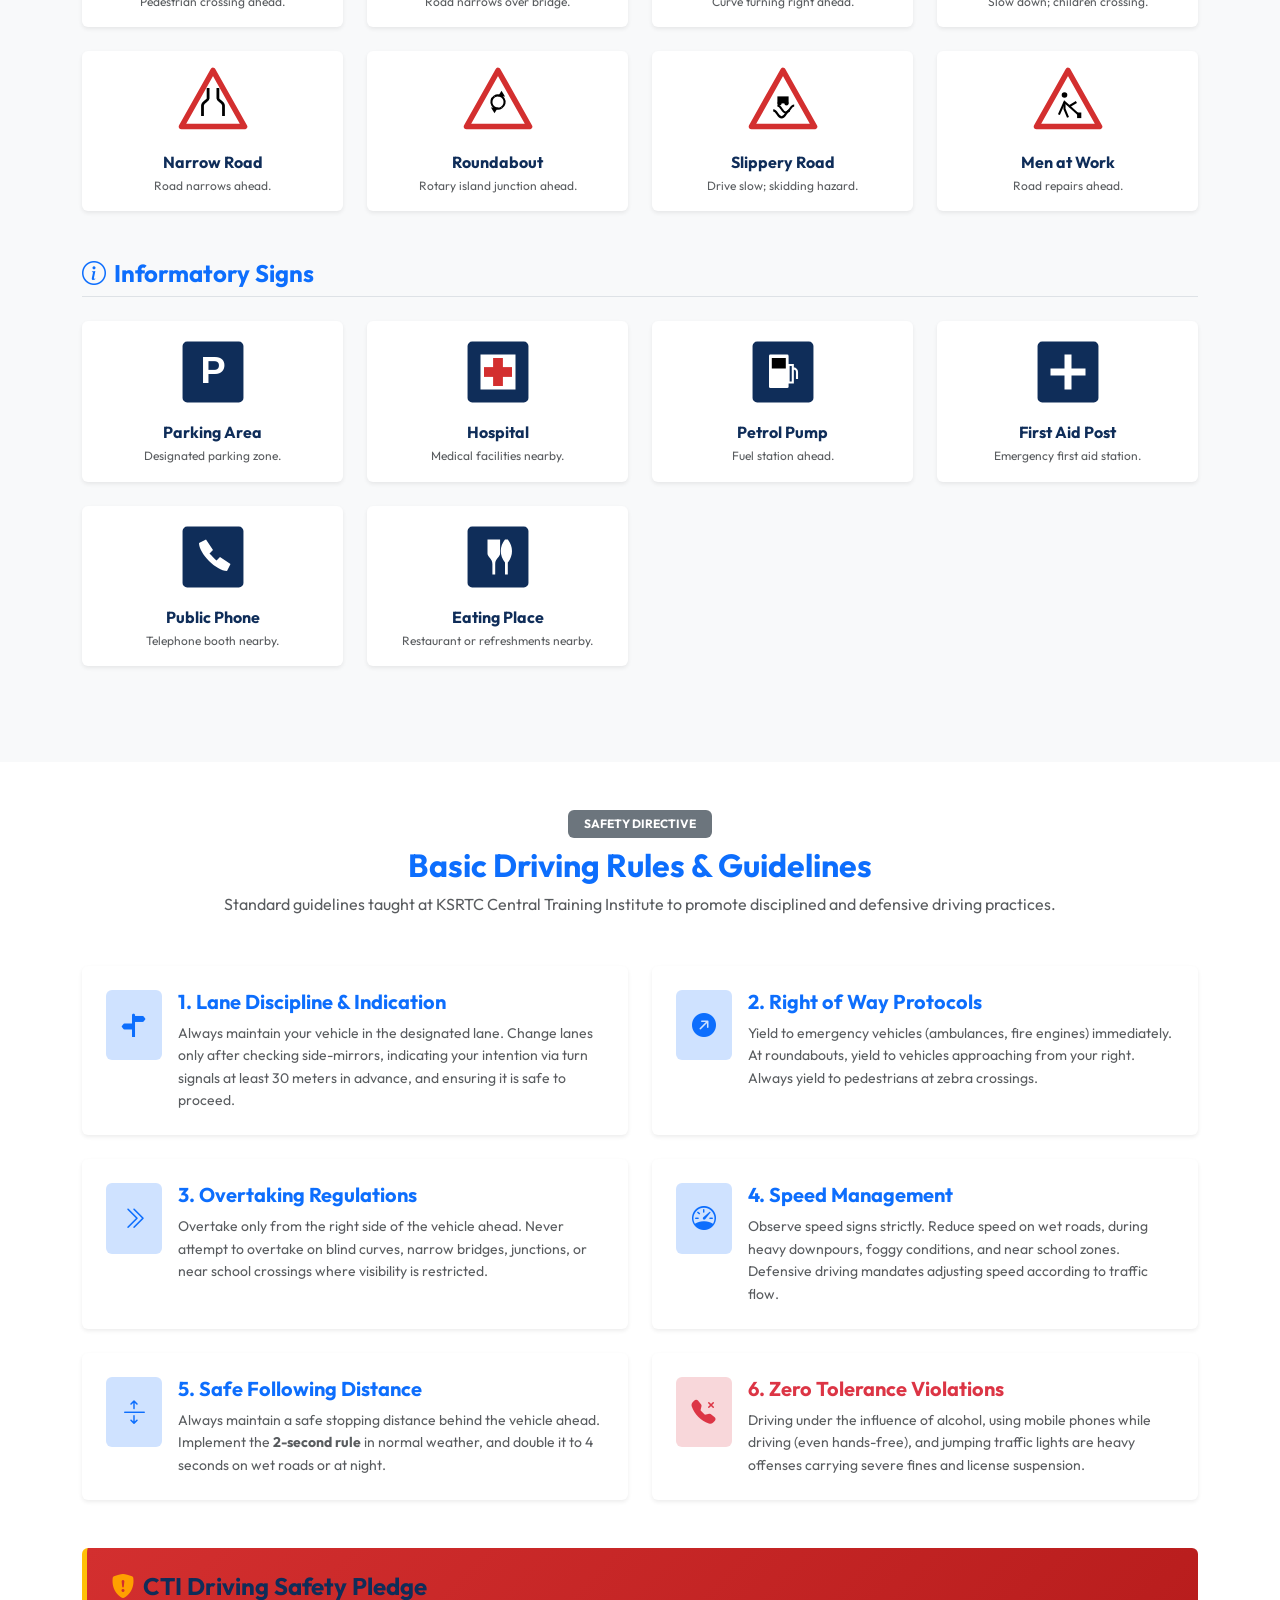
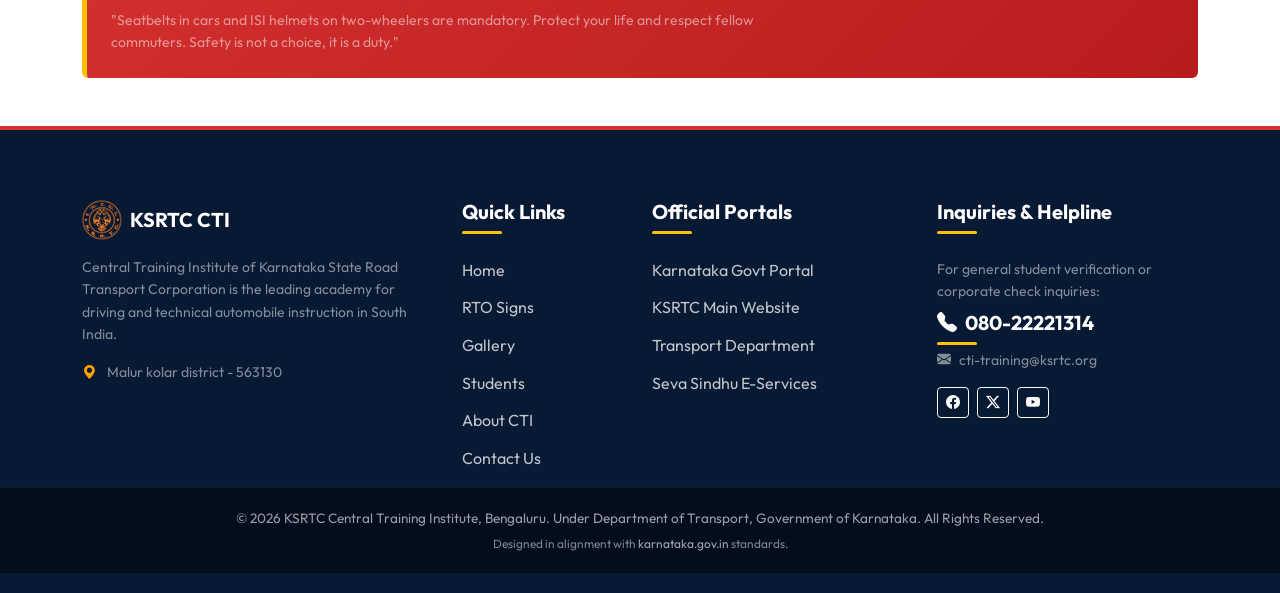
<file: rto.html>
<!DOCTYPE html>
<html lang="en">

<head>
    <meta charset="UTF-8">
    <meta name="viewport" content="width=device-width, initial-scale=1.0">
    <title>RTO Rules & Road Signs | KSRTC Central Training Institute - Government of Karnataka</title>
    <!-- Bootstrap 5 CSS -->
    <link href="https://cdn.jsdelivr.net/npm/bootstrap@5.3.2/dist/css/bootstrap.min.css" rel="stylesheet">
    <!-- Bootstrap Icons -->
    <link href="https://cdn.jsdelivr.net/npm/bootstrap-icons@1.11.1/font/bootstrap-icons.css" rel="stylesheet">
    <!-- Custom CSS -->
    <link href="css/style.css" rel="stylesheet">
</head>

<body>

    <!-- Top Government Bar -->
    <div class="gov-top-bar">
        <div class="container d-flex justify-content-between align-items-center">
            <div class="d-flex align-items-center gap-3">
                <span><i class="bi bi-flag-fill text-accent me-1"></i> Government of Karnataka</span>
                <span class="d-none d-md-inline border-start border-secondary-subtle ps-3">ಕರ್ನಾಟಕ ಸರ್ಕಾರ</span>
            </div>
            <div class="d-flex align-items-center gap-3">
                <a href="https://karnataka.gov.in" target="_blank"><i class="bi bi-globe me-1"></i> State Portal</a>
                <a href="https://ksrtc.karnataka.gov.in" target="_blank"><i class="bi bi-bus-front me-1"></i> KSRTC
                    Portal</a>
                <span class="d-none d-sm-inline">|</span>
                <a href="javascript:void(0);" onclick="translatePage('en')"
                    class="text-accent fw-bold text-decoration-none me-1">English</a>
                <a href="javascript:void(0);" onclick="translatePage('kn')"
                    class="text-white fw-bold text-decoration-none"
                    style="font-family: 'Noto Sans Kannada', sans-serif;">ಕನ್ನಡ</a>
                <div id="translate-desktop-container">
                    <div id="google_translate_element"></div>
                </div>
            </div>
        </div>
    </div>

    <!-- Main Navigation Header -->
    <header class="header-main">
        <nav class="navbar navbar-expand-lg navbar-light py-3">
            <div class="container">
                <a class="logo-container" href="index.html">
                    <img src="assets/ksrtc_logo.png" alt="KSRTC Logo" width="55" height="55">
                    <div class="logo-text">
                        <span class="logo-title-en">KSRTC TRAINING</span>
                        <span class="logo-title-kn">ಕೇಂದ್ರ ತರಬೇತಿ ಸಂಸ್ಥೆ</span>
                        <span class="logo-subtitle">Central Training Institute • Govt of Karnataka</span>
                    </div>
                </a>

                <button class="navbar-toggler" type="button" data-bs-toggle="collapse" data-bs-target="#mainNavbar"
                    aria-controls="mainNavbar" aria-expanded="false" aria-label="Toggle navigation">
                    <span class="navbar-toggler-icon"></span>
                </button>

                <div class="collapse navbar-collapse justify-content-end" id="mainNavbar">
                    <ul class="navbar-nav align-items-lg-center">
                        <li class="nav-item">
                            <a class="nav-link" href="index.html">Home</a>
                        </li>
                        <li class="nav-item">
                            <a class="nav-link active" href="rto.html">RTO</a>
                        </li>
                        <li class="nav-item">
                            <a class="nav-link" href="gallery.html">Gallery</a>
                        </li>
                        <li class="nav-item">
                            <a class="nav-link" href="student.html">Student</a>
                        </li>
                        <li class="nav-item">
                            <a class="nav-link" href="about.html">About Us</a>
                        </li>
                        <li class="nav-item">
                            <a class="nav-link" href="contact.html">Contact Us</a>
                        </li>
                        <!-- Translate Section for Mobile -->
                        <li class="nav-item d-lg-none mt-3 pt-3 border-top border-secondary-subtle">
                            <div class="mobile-translate-box p-3 rounded shadow-sm text-center"
                                style="background-color: rgba(15, 45, 89, 0.05); border: 1px solid rgba(15, 45, 89, 0.1);">
                                <span class="small fw-bold text-primary d-block mb-2">
                                    <i class="bi bi-translate me-1 text-danger"></i> SELECT LANGUAGE / ಭಾಷೆಯನ್ನು
                                    ಆಯ್ಕೆಮಾಡಿ
                                </span>
                                <div class="d-flex justify-content-center gap-3">
                                    <a href="javascript:void(0);" onclick="translatePage('en')"
                                        class="btn btn-sm btn-outline-primary fw-bold">English</a>
                                    <a href="javascript:void(0);" onclick="translatePage('kn')"
                                        class="btn btn-sm btn-primary fw-bold"
                                        style="font-family: 'Noto Sans Kannada', sans-serif;">ಕನ್ನಡ</a>
                                </div>
                            </div>
                        </li>
                    </ul>
                </div>
            </div>
        </nav>
    </header>

    <!-- Page Header Hero -->
    <section class="py-5 text-white"
        style="background: linear-gradient(135deg, #0F2D59 0%, #071933 100%); border-bottom: 4px solid #FFC107;">
        <div class="container py-4 text-center">
            <h1 class="text-white display-5 fw-bold mb-2">RTO Signals, Signs & Rules</h1>
            <p class="lead text-white-50">Master essential road indicators, safety signs, and driving regulations as
                mandated by the Transport Department.</p>
            <nav aria-label="breadcrumb">
                <ol class="breadcrumb justify-content-center mb-0">
                    <li class="breadcrumb-item"><a href="index.html" class="text-accent text-decoration-none">Home</a>
                    </li>
                    <li class="breadcrumb-item text-white-50 active" aria-current="page">RTO Signs</li>
                </ol>
            </nav>
        </div>
    </section>

    <!-- Traffic Signals & Signs Section -->
    <section class="py-5 bg-light">
        <div class="container">
            <div class="text-center mb-5">
                <span class="badge bg-danger text-uppercase px-3 py-2 mb-2 fw-bold">SAFETY REFERENCE</span>
                <h2 class="text-primary fw-bold">RTO Traffic Signs & Signals</h2>
                <p class="text-muted max-w-600 mx-auto">Standardised road signals defined by the Indian Road Congress
                    (IRC) to ensure safe traffic flow and avoid collisions.</p>
            </div>

            <!-- 1. Traffic Light Signals -->
            <h4 class="text-primary mb-4 border-bottom pb-2"><i class="bi bi-traffic-light me-2"></i>Traffic Light
                Signals</h4>
            <div class="row g-4 mb-5">
                <div class="col-md-4">
                    <div class="bg-white p-4 rounded shadow-sm text-center border-start border-danger border-4">
                        <div class="d-inline-flex justify-content-center align-items-center bg-danger text-white rounded-circle mb-3"
                            style="width: 60px; height: 60px;">
                            <i class="bi bi-slash-circle-fill fs-3"></i>
                        </div>
                        <h5 class="fw-bold text-danger">RED SIGNAL</h5>
                        <p class="small text-muted mb-0"><strong>Stop completely.</strong> You must stop before the stop
                            line or zebra crossing. Never cross or jump a red signal.</p>
                    </div>
                </div>
                <div class="col-md-4">
                    <div class="bg-white p-4 rounded shadow-sm text-center border-start border-warning border-4">
                        <div class="d-inline-flex justify-content-center align-items-center bg-warning text-dark rounded-circle mb-3"
                            style="width: 60px; height: 60px;">
                            <i class="bi bi-exclamation-triangle-fill fs-3"></i>
                        </div>
                        <h5 class="fw-bold text-warning">AMBER / YELLOW</h5>
                        <p class="small text-muted mb-0"><strong>Clear intersection.</strong> Stop if you can do so
                            safely. If you have already crossed the line, proceed with caution.</p>
                    </div>
                </div>
                <div class="col-md-4">
                    <div class="bg-white p-4 rounded shadow-sm text-center border-start border-success border-4">
                        <div class="d-inline-flex justify-content-center align-items-center bg-success text-white rounded-circle mb-3"
                            style="width: 60px; height: 60px;">
                            <i class="bi bi-check-circle-fill fs-3"></i>
                        </div>
                        <h5 class="fw-bold text-success">GREEN SIGNAL</h5>
                        <p class="small text-muted mb-0"><strong>Go ahead.</strong> Proceed straight or turn left/right
                            if the lane is clear. Remain vigilant for pedestrian traffic.</p>
                    </div>
                </div>
            </div>

            <!-- 2. Mandatory / Regulatory Signs -->
            <h4 class="text-primary mb-4 border-bottom pb-2"><i class="bi bi-exclamation-octagon me-2"></i>Mandatory /
                Regulatory Signs</h4>
            <div class="row g-4 row-cols-2 row-cols-md-4 mb-5">

                <!-- Sign 1: STOP -->
                <div class="col">
                    <div
                        class="bg-white p-3 rounded shadow-sm text-center h-100 d-flex flex-column align-items-center justify-content-between">
                        <svg width="70" height="70" viewBox="0 0 100 100" xmlns="http://www.w3.org/2000/svg"
                            class="mb-3">
                            <polygon points="30,5 70,5 95,30 95,70 70,95 30,95 5,70 5,30" fill="#D32F2F"
                                stroke="#FFFFFF" stroke-width="3" />
                            <text x="50" y="58" font-family="Arial, Helvetica, sans-serif" font-size="20"
                                font-weight="bold" fill="#FFFFFF" text-anchor="middle">STOP</text>
                        </svg>
                        <div>
                            <h6 class="fw-bold mb-1">STOP Sign</h6>
                            <p class="small text-muted mb-0" style="font-size: 0.75rem;">Driver must halt before
                                proceeding.</p>
                        </div>
                    </div>
                </div>

                <!-- Sign 2: NO ENTRY -->
                <div class="col">
                    <div
                        class="bg-white p-3 rounded shadow-sm text-center h-100 d-flex flex-column align-items-center justify-content-between">
                        <svg width="70" height="70" viewBox="0 0 100 100" xmlns="http://www.w3.org/2000/svg"
                            class="mb-3">
                            <circle cx="50" cy="50" r="45" fill="#D32F2F" stroke="#FFFFFF" stroke-width="3" />
                            <rect x="15" y="42" width="70" height="16" rx="3" fill="#FFFFFF" />
                        </svg>
                        <div>
                            <h6 class="fw-bold mb-1">NO ENTRY</h6>
                            <p class="small text-muted mb-0" style="font-size: 0.75rem;">Entry strictly prohibited.</p>
                        </div>
                    </div>
                </div>

                <!-- Sign 3: SPEED LIMIT 50 -->
                <div class="col">
                    <div
                        class="bg-white p-3 rounded shadow-sm text-center h-100 d-flex flex-column align-items-center justify-content-between">
                        <svg width="70" height="70" viewBox="0 0 100 100" xmlns="http://www.w3.org/2000/svg"
                            class="mb-3">
                            <circle cx="50" cy="50" r="45" fill="#FFFFFF" stroke="#D32F2F" stroke-width="8" />
                            <text x="50" y="59" font-family="Arial, Helvetica, sans-serif" font-size="28"
                                font-weight="bold" fill="#000000" text-anchor="middle">50</text>
                        </svg>
                        <div>
                            <h6 class="fw-bold mb-1">SPEED LIMIT 50</h6>
                            <p class="small text-muted mb-0" style="font-size: 0.75rem;">Max speed limit 50 km/h.</p>
                        </div>
                    </div>
                </div>

                <!-- Sign 4: HORN PROHIBITED -->
                <div class="col">
                    <div
                        class="bg-white p-3 rounded shadow-sm text-center h-100 d-flex flex-column align-items-center justify-content-between">
                        <svg width="70" height="70" viewBox="0 0 100 100" xmlns="http://www.w3.org/2000/svg"
                            class="mb-3">
                            <circle cx="50" cy="50" r="45" fill="#FFFFFF" stroke="#D32F2F" stroke-width="8" />
                            <path d="M25 45 H35 L45 35 V65 L35 55 H25 Z" fill="#000000" />
                            <path d="M50 43 A8 8 0 0 1 50 57 M55 38 A16 16 0 0 1 55 62" stroke="#000000"
                                stroke-width="3" fill="none" />
                            <line x1="15" y1="15" x2="85" y2="85" stroke="#D32F2F" stroke-width="8" />
                        </svg>
                        <div>
                            <h6 class="fw-bold mb-1">NO HONKING</h6>
                            <p class="small text-muted mb-0" style="font-size: 0.75rem;">Silent zone; do not sound horn.
                            </p>
                        </div>
                    </div>
                </div>

                <!-- Sign 5: GIVE WAY -->
                <div class="col">
                    <div
                        class="bg-white p-3 rounded shadow-sm text-center h-100 d-flex flex-column align-items-center justify-content-between">
                        <svg width="70" height="70" viewBox="0 0 100 100" xmlns="http://www.w3.org/2000/svg"
                            class="mb-3">
                            <polygon points="50,95 5,15 95,15" fill="#FFFFFF" stroke="#D32F2F" stroke-width="8"
                                stroke-linejoin="round" />
                        </svg>
                        <div>
                            <h6 class="fw-bold mb-1">GIVE WAY</h6>
                            <p class="small text-muted mb-0" style="font-size: 0.75rem;">Yield right of way to other
                                traffic.</p>
                        </div>
                    </div>
                </div>

                <!-- Sign 6: OVERTAKING PROHIBITED -->
                <div class="col">
                    <div
                        class="bg-white p-3 rounded shadow-sm text-center h-100 d-flex flex-column align-items-center justify-content-between">
                        <svg width="70" height="70" viewBox="0 0 100 100" xmlns="http://www.w3.org/2000/svg"
                            class="mb-3">
                            <circle cx="50" cy="50" r="45" fill="#FFFFFF" stroke="#D32F2F" stroke-width="8" />
                            <rect x="28" y="42" width="16" height="22" rx="3" fill="#000000" />
                            <rect x="56" y="42" width="16" height="22" rx="3" fill="#D32F2F" />
                            <line x1="15" y1="15" x2="85" y2="85" stroke="#D32F2F" stroke-width="8" />
                        </svg>
                        <div>
                            <h6 class="fw-bold mb-1">NO OVERTAKING</h6>
                            <p class="small text-muted mb-0" style="font-size: 0.75rem;">Overtaking is prohibited.</p>
                        </div>
                    </div>
                </div>

                <!-- Sign 7: NO RIGHT TURN -->
                <div class="col">
                    <div
                        class="bg-white p-3 rounded shadow-sm text-center h-100 d-flex flex-column align-items-center justify-content-between">
                        <svg width="70" height="70" viewBox="0 0 100 100" xmlns="http://www.w3.org/2000/svg"
                            class="mb-3">
                            <circle cx="50" cy="50" r="45" fill="#FFFFFF" stroke="#D32F2F" stroke-width="8" />
                            <path d="M35 65 V45 A10 10 0 0 1 45 35 H65" stroke="#000000" stroke-width="6" fill="none" />
                            <polygon points="60,28 72,35 60,42" fill="#000000" />
                            <line x1="15" y1="15" x2="85" y2="85" stroke="#D32F2F" stroke-width="8" />
                        </svg>
                        <div>
                            <h6 class="fw-bold mb-1">NO RIGHT TURN</h6>
                            <p class="small text-muted mb-0" style="font-size: 0.75rem;">Right turn is prohibited.</p>
                        </div>
                    </div>
                </div>

                <!-- Sign 8: NO PARKING -->
                <div class="col">
                    <div
                        class="bg-white p-3 rounded shadow-sm text-center h-100 d-flex flex-column align-items-center justify-content-between">
                        <svg width="70" height="70" viewBox="0 0 100 100" xmlns="http://www.w3.org/2000/svg"
                            class="mb-3">
                            <circle cx="50" cy="50" r="45" fill="#0F2D59" stroke="#D32F2F" stroke-width="8" />
                            <line x1="18" y1="18" x2="82" y2="82" stroke="#D32F2F" stroke-width="8" />
                            <text x="50" y="62" font-family="Arial, Helvetica, sans-serif" font-size="36"
                                font-weight="bold" fill="#FFFFFF" text-anchor="middle">P</text>
                        </svg>
                        <div>
                            <h6 class="fw-bold mb-1">NO PARKING</h6>
                            <p class="small text-muted mb-0" style="font-size: 0.75rem;">Parking is prohibited here.</p>
                        </div>
                    </div>
                </div>

            </div>

            <!-- 3. Cautionary / Warning Signs -->
            <h4 class="text-primary mb-4 border-bottom pb-2"><i class="bi bi-exclamation-triangle me-2"></i>Cautionary /
                Warning Signs</h4>
            <div class="row g-4 row-cols-2 row-cols-md-4 mb-5">

                <!-- Sign 1: Zebra Crossing -->
                <div class="col">
                    <div
                        class="bg-white p-3 rounded shadow-sm text-center h-100 d-flex flex-column align-items-center justify-content-between">
                        <svg width="70" height="70" viewBox="0 0 100 100" xmlns="http://www.w3.org/2000/svg"
                            class="mb-3">
                            <polygon points="50,5 95,85 5,85" fill="#FFFFFF" stroke="#D32F2F" stroke-width="8"
                                stroke-linejoin="round" />
                            <line x1="25" y1="70" x2="75" y2="70" stroke="#000000" stroke-width="4" />
                            <line x1="30" y1="75" x2="70" y2="75" stroke="#000000" stroke-width="4" />
                            <circle cx="50" cy="35" r="5" fill="#000000" />
                            <path d="M45 45 L50 40 L55 45 M50 40 V58 L42 68 M50 52 L58 68" stroke="#000000"
                                stroke-width="4" fill="none" stroke-linecap="round" />
                        </svg>
                        <div>
                            <h6 class="fw-bold mb-1">Zebra Crossing</h6>
                            <p class="small text-muted mb-0" style="font-size: 0.75rem;">Pedestrian crossing ahead.</p>
                        </div>
                    </div>
                </div>

                <!-- Sign 2: Narrow Bridge -->
                <div class="col">
                    <div
                        class="bg-white p-3 rounded shadow-sm text-center h-100 d-flex flex-column align-items-center justify-content-between">
                        <svg width="70" height="70" viewBox="0 0 100 100" xmlns="http://www.w3.org/2000/svg"
                            class="mb-3">
                            <polygon points="50,5 95,85 5,85" fill="#FFFFFF" stroke="#D32F2F" stroke-width="8"
                                stroke-linejoin="round" />
                            <path d="M35 75 V60 C35 55, 43 53, 43 45 V25 H57 V45 C57 53, 65 55, 65 60 V75"
                                stroke="#000000" stroke-width="4" fill="none" />
                        </svg>
                        <div>
                            <h6 class="fw-bold mb-1">Narrow Bridge</h6>
                            <p class="small text-muted mb-0" style="font-size: 0.75rem;">Road narrows over bridge.</p>
                        </div>
                    </div>
                </div>

                <!-- Sign 3: Right Curve -->
                <div class="col">
                    <div
                        class="bg-white p-3 rounded shadow-sm text-center h-100 d-flex flex-column align-items-center justify-content-between">
                        <svg width="70" height="70" viewBox="0 0 100 100" xmlns="http://www.w3.org/2000/svg"
                            class="mb-3">
                            <polygon points="50,5 95,85 5,85" fill="#FFFFFF" stroke="#D32F2F" stroke-width="8"
                                stroke-linejoin="round" />
                            <path d="M40 70 V50 A15 15 0 0 1 55 35 H65" stroke="#000000" stroke-width="6" fill="none"
                                stroke-linecap="round" />
                            <polygon points="60,28 72,35 60,42" fill="#000000" />
                        </svg>
                        <div>
                            <h6 class="fw-bold mb-1">Right Curve</h6>
                            <p class="small text-muted mb-0" style="font-size: 0.75rem;">Curve turning right ahead.</p>
                        </div>
                    </div>
                </div>

                <!-- Sign 4: School Ahead -->
                <div class="col">
                    <div
                        class="bg-white p-3 rounded shadow-sm text-center h-100 d-flex flex-column align-items-center justify-content-between">
                        <svg width="70" height="70" viewBox="0 0 100 100" xmlns="http://www.w3.org/2000/svg"
                            class="mb-3">
                            <polygon points="50,5 95,85 5,85" fill="#FFFFFF" stroke="#D32F2F" stroke-width="8"
                                stroke-linejoin="round" />
                            <circle cx="43" cy="40" r="4" fill="#000000" />
                            <path d="M38 52 V44 H48 V52" stroke="#000000" stroke-width="3" fill="none" />
                            <circle cx="58" cy="47" r="3" fill="#000000" />
                            <path d="M54 58 V50 H62 V58" stroke="#000000" stroke-width="2.5" fill="none" />
                            <line x1="38" y1="52" x2="62" y2="58" stroke="#000000" stroke-width="2" />
                        </svg>
                        <div>
                            <h6 class="fw-bold mb-1">School Ahead</h6>
                            <p class="small text-muted mb-0" style="font-size: 0.75rem;">Slow down; children crossing.
                            </p>
                        </div>
                    </div>
                </div>

                <!-- Sign 5: Narrow Road Ahead -->
                <div class="col">
                    <div
                        class="bg-white p-3 rounded shadow-sm text-center h-100 d-flex flex-column align-items-center justify-content-between">
                        <svg width="70" height="70" viewBox="0 0 100 100" xmlns="http://www.w3.org/2000/svg"
                            class="mb-3">
                            <polygon points="50,5 95,85 5,85" fill="#FFFFFF" stroke="#D32F2F" stroke-width="8"
                                stroke-linejoin="round" />
                            <path d="M35 70 V55 C35 50, 43 48, 43 45 V30 M65 70 V55 C65 50, 57 48, 57 45 V30"
                                stroke="#000000" stroke-width="4" fill="none" />
                        </svg>
                        <div>
                            <h6 class="fw-bold mb-1">Narrow Road</h6>
                            <p class="small text-muted mb-0" style="font-size: 0.75rem;">Road narrows ahead.</p>
                        </div>
                    </div>
                </div>

                <!-- Sign 6: Roundabout Ahead -->
                <div class="col">
                    <div
                        class="bg-white p-3 rounded shadow-sm text-center h-100 d-flex flex-column align-items-center justify-content-between">
                        <svg width="70" height="70" viewBox="0 0 100 100" xmlns="http://www.w3.org/2000/svg"
                            class="mb-3">
                            <polygon points="50,5 95,85 5,85" fill="#FFFFFF" stroke="#D32F2F" stroke-width="8"
                                stroke-linejoin="round" />
                            <path d="M45 42 A8 8 0 1 1 55 58" stroke="#000000" stroke-width="3" fill="none" />
                            <path d="M55 58 A8 8 0 1 1 45 42" stroke="#000000" stroke-width="3" fill="none" />
                            <polygon points="55,34 50,42 60,42" fill="#000000" />
                            <polygon points="45,66 50,58 40,58" fill="#000000" />
                        </svg>
                        <div>
                            <h6 class="fw-bold mb-1">Roundabout</h6>
                            <p class="small text-muted mb-0" style="font-size: 0.75rem;">Rotary island junction ahead.
                            </p>
                        </div>
                    </div>
                </div>

                <!-- Sign 7: Slippery Road -->
                <div class="col">
                    <div
                        class="bg-white p-3 rounded shadow-sm text-center h-100 d-flex flex-column align-items-center justify-content-between">
                        <svg width="70" height="70" viewBox="0 0 100 100" xmlns="http://www.w3.org/2000/svg"
                            class="mb-3">
                            <polygon points="50,5 95,85 5,85" fill="#FFFFFF" stroke="#D32F2F" stroke-width="8"
                                stroke-linejoin="round" />
                            <path d="M42 55 C48 55, 48 65, 54 65 C60 65, 60 55, 66 55" stroke="#000000" stroke-width="3"
                                fill="none" />
                            <path d="M36 62 C42 62, 42 72, 48 72 C54 72, 54 62, 60 62" stroke="#000000" stroke-width="3"
                                fill="none" />
                            <rect x="42" y="42" width="16" height="10" fill="#000000" />
                            <circle cx="45" cy="52" r="3" fill="#000000" />
                            <circle cx="55" cy="52" r="3" fill="#000000" />
                        </svg>
                        <div>
                            <h6 class="fw-bold mb-1">Slippery Road</h6>
                            <p class="small text-muted mb-0" style="font-size: 0.75rem;">Drive slow; skidding hazard.
                            </p>
                        </div>
                    </div>
                </div>

                <!-- Sign 8: Men at Work -->
                <div class="col">
                    <div
                        class="bg-white p-3 rounded shadow-sm text-center h-100 d-flex flex-column align-items-center justify-content-between">
                        <svg width="70" height="70" viewBox="0 0 100 100" xmlns="http://www.w3.org/2000/svg"
                            class="mb-3">
                            <polygon points="50,5 95,85 5,85" fill="#FFFFFF" stroke="#D32F2F" stroke-width="8"
                                stroke-linejoin="round" />
                            <circle cx="45" cy="40" r="4" fill="#000000" />
                            <path d="M37 68 L45 50 L52 56 L62 50" stroke="#000000" stroke-width="3" fill="none" />
                            <path d="M45 50 V60 L50 72" stroke="#000000" stroke-width="3" fill="none" />
                            <line x1="52" y1="56" x2="65" y2="68" stroke="#000000" stroke-width="3" />
                            <rect x="63" y="65" width="6" height="8" fill="#000000" />
                        </svg>
                        <div>
                            <h6 class="fw-bold mb-1">Men at Work</h6>
                            <p class="small text-muted mb-0" style="font-size: 0.75rem;">Road repairs ahead.</p>
                        </div>
                    </div>
                </div>

            </div>

            <!-- 4. Informatory Signs -->
            <h4 class="text-primary mb-4 border-bottom pb-2"><i class="bi bi-info-circle me-2"></i>Informatory Signs
            </h4>
            <div class="row g-4 row-cols-2 row-cols-md-4 mb-5">

                <!-- Sign 1: Parking Area -->
                <div class="col">
                    <div
                        class="bg-white p-3 rounded shadow-sm text-center h-100 d-flex flex-column align-items-center justify-content-between">
                        <svg width="70" height="70" viewBox="0 0 100 100" xmlns="http://www.w3.org/2000/svg"
                            class="mb-3">
                            <rect x="5" y="5" width="90" height="90" rx="8" fill="#0F2D59" stroke="#FFFFFF"
                                stroke-width="3" />
                            <text x="50" y="66" font-family="Arial, Helvetica, sans-serif" font-size="54"
                                font-weight="bold" fill="#FFFFFF" text-anchor="middle">P</text>
                        </svg>
                        <div>
                            <h6 class="fw-bold mb-1">Parking Area</h6>
                            <p class="small text-muted mb-0" style="font-size: 0.75rem;">Designated parking zone.</p>
                        </div>
                    </div>
                </div>

                <!-- Sign 2: Hospital -->
                <div class="col">
                    <div
                        class="bg-white p-3 rounded shadow-sm text-center h-100 d-flex flex-column align-items-center justify-content-between">
                        <svg width="70" height="70" viewBox="0 0 100 100" xmlns="http://www.w3.org/2000/svg"
                            class="mb-3">
                            <rect x="5" y="5" width="90" height="90" rx="8" fill="#0F2D59" stroke="#FFFFFF"
                                stroke-width="3" />
                            <rect x="25" y="25" width="50" height="50" fill="#FFFFFF" />
                            <rect x="43" y="30" width="14" height="40" fill="#D32F2F" />
                            <rect x="30" y="43" width="40" height="14" fill="#D32F2F" />
                        </svg>
                        <div>
                            <h6 class="fw-bold mb-1">Hospital</h6>
                            <p class="small text-muted mb-0" style="font-size: 0.75rem;">Medical facilities nearby.</p>
                        </div>
                    </div>
                </div>

                <!-- Sign 3: Petrol Pump -->
                <div class="col">
                    <div
                        class="bg-white p-3 rounded shadow-sm text-center h-100 d-flex flex-column align-items-center justify-content-between">
                        <svg width="70" height="70" viewBox="0 0 100 100" xmlns="http://www.w3.org/2000/svg"
                            class="mb-3">
                            <rect x="5" y="5" width="90" height="90" rx="8" fill="#0F2D59" stroke="#FFFFFF"
                                stroke-width="3" />
                            <rect x="30" y="25" width="28" height="48" rx="2" fill="#FFFFFF" />
                            <rect x="34" y="30" width="20" height="15" fill="#000000" />
                            <path d="M58 40 H64 V65 H58 Z M64 45 A5 5 0 0 1 70 50 V60" stroke="#FFFFFF" stroke-width="3"
                                fill="none" />
                        </svg>
                        <div>
                            <h6 class="fw-bold mb-1">Petrol Pump</h6>
                            <p class="small text-muted mb-0" style="font-size: 0.75rem;">Fuel station ahead.</p>
                        </div>
                    </div>
                </div>

                <!-- Sign 4: First Aid Post -->
                <div class="col">
                    <div
                        class="bg-white p-3 rounded shadow-sm text-center h-100 d-flex flex-column align-items-center justify-content-between">
                        <svg width="70" height="70" viewBox="0 0 100 100" xmlns="http://www.w3.org/2000/svg"
                            class="mb-3">
                            <rect x="5" y="5" width="90" height="90" rx="8" fill="#0F2D59" stroke="#FFFFFF"
                                stroke-width="3" />
                            <rect x="45" y="25" width="10" height="50" fill="#FFFFFF" />
                            <rect x="25" y="45" width="50" height="10" fill="#FFFFFF" />
                        </svg>
                        <div>
                            <h6 class="fw-bold mb-1">First Aid Post</h6>
                            <p class="small text-muted mb-0" style="font-size: 0.75rem;">Emergency first aid station.
                            </p>
                        </div>
                    </div>
                </div>

                <!-- Sign 5: Public Telephone -->
                <div class="col">
                    <div
                        class="bg-white p-3 rounded shadow-sm text-center h-100 d-flex flex-column align-items-center justify-content-between">
                        <svg width="70" height="70" viewBox="0 0 100 100" xmlns="http://www.w3.org/2000/svg"
                            class="mb-3">
                            <rect x="5" y="5" width="90" height="90" rx="8" fill="#0F2D59" stroke="#FFFFFF"
                                stroke-width="3" />
                            <path
                                d="M30 30 C30 45, 55 70, 70 70 L75 60 L60 50 L55 55 C48 48, 48 48, 45 45 L50 40 L40 25 Z"
                                fill="#FFFFFF" />
                        </svg>
                        <div>
                            <h6 class="fw-bold mb-1">Public Phone</h6>
                            <p class="small text-muted mb-0" style="font-size: 0.75rem;">Telephone booth nearby.</p>
                        </div>
                    </div>
                </div>

                <!-- Sign 6: Eating Place -->
                <div class="col">
                    <div
                        class="bg-white p-3 rounded shadow-sm text-center h-100 d-flex flex-column align-items-center justify-content-between">
                        <svg width="70" height="70" viewBox="0 0 100 100" xmlns="http://www.w3.org/2000/svg"
                            class="mb-3">
                            <rect x="5" y="5" width="90" height="90" rx="8" fill="#0F2D59" stroke="#FFFFFF"
                                stroke-width="3" />
                            <path d="M35 25 V45 C35 50, 42 52, 42 60 V75 H46 V60 C46 52, 53 50, 53 45 V25 Z"
                                fill="#FFFFFF" />
                            <path d="M60 25 C52 35, 52 48, 60 58 V75 H64 V58 C72 48, 72 35, 64 25 Z" fill="#FFFFFF" />
                        </svg>
                        <div>
                            <h6 class="fw-bold mb-1">Eating Place</h6>
                            <p class="small text-muted mb-0" style="font-size: 0.75rem;">Restaurant or refreshments
                                nearby.</p>
                        </div>
                    </div>
                </div>

            </div>

        </div>
    </section>

    <!-- Basic Driving Rules & Guidelines Section -->
    <section class="py-5">
        <div class="container">
            <div class="text-center mb-5">
                <span class="badge bg-secondary text-uppercase px-3 py-2 mb-2 fw-bold">SAFETY DIRECTIVE</span>
                <h2 class="text-primary fw-bold">Basic Driving Rules & Guidelines</h2>
                <p class="text-muted max-w-600 mx-auto">Standard guidelines taught at KSRTC Central Training Institute
                    to promote disciplined and defensive driving practices.</p>
            </div>

            <div class="row g-4">
                <!-- Card 1: Lane Discipline -->
                <div class="col-md-6">
                    <div class="card h-100 border-0 shadow-sm">
                        <div class="card-body p-4">
                            <div class="d-flex gap-3">
                                <div class="bg-primary-subtle text-primary rounded p-3 d-inline-flex align-self-start">
                                    <i class="bi bi-signpost-split-fill fs-4"></i>
                                </div>
                                <div>
                                    <h5 class="fw-bold text-primary">1. Lane Discipline & Indication</h5>
                                    <p class="text-muted small mb-0">Always maintain your vehicle in the designated
                                        lane. Change lanes only after checking side-mirrors, indicating your intention
                                        via turn signals at least 30 meters in advance, and ensuring it is safe to
                                        proceed.</p>
                                </div>
                            </div>
                        </div>
                    </div>
                </div>

                <!-- Card 2: Right of Way -->
                <div class="col-md-6">
                    <div class="card h-100 border-0 shadow-sm">
                        <div class="card-body p-4">
                            <div class="d-flex gap-3">
                                <div class="bg-primary-subtle text-primary rounded p-3 d-inline-flex align-self-start">
                                    <i class="bi bi-arrow-up-right-circle-fill fs-4"></i>
                                </div>
                                <div>
                                    <h5 class="fw-bold text-primary">2. Right of Way Protocols</h5>
                                    <p class="text-muted small mb-0">Yield to emergency vehicles (ambulances, fire
                                        engines) immediately. At roundabouts, yield to vehicles approaching from your
                                        right. Always yield to pedestrians at zebra crossings.</p>
                                </div>
                            </div>
                        </div>
                    </div>
                </div>

                <!-- Card 3: Safe Overtaking -->
                <div class="col-md-6">
                    <div class="card h-100 border-0 shadow-sm">
                        <div class="card-body p-4">
                            <div class="d-flex gap-3">
                                <div class="bg-primary-subtle text-primary rounded p-3 d-inline-flex align-self-start">
                                    <i class="bi bi-chevron-double-right fs-4"></i>
                                </div>
                                <div>
                                    <h5 class="fw-bold text-primary">3. Overtaking Regulations</h5>
                                    <p class="text-muted small mb-0">Overtake only from the right side of the vehicle
                                        ahead. Never attempt to overtake on blind curves, narrow bridges, junctions, or
                                        near school crossings where visibility is restricted.</p>
                                </div>
                            </div>
                        </div>
                    </div>
                </div>

                <!-- Card 4: Defensive Speed Limits -->
                <div class="col-md-6">
                    <div class="card h-100 border-0 shadow-sm">
                        <div class="card-body p-4">
                            <div class="d-flex gap-3">
                                <div class="bg-primary-subtle text-primary rounded p-3 d-inline-flex align-self-start">
                                    <i class="bi bi-speedometer fs-4"></i>
                                </div>
                                <div>
                                    <h5 class="fw-bold text-primary">4. Speed Management</h5>
                                    <p class="text-muted small mb-0">Observe speed signs strictly. Reduce speed on wet
                                        roads, during heavy downpours, foggy conditions, and near school zones.
                                        Defensive driving mandates adjusting speed according to traffic flow.</p>
                                </div>
                            </div>
                        </div>
                    </div>
                </div>

                <!-- Card 5: Safe Distance (2-Second Rule) -->
                <div class="col-md-6">
                    <div class="card h-100 border-0 shadow-sm">
                        <div class="card-body p-4">
                            <div class="d-flex gap-3">
                                <div class="bg-primary-subtle text-primary rounded p-3 d-inline-flex align-self-start">
                                    <i class="bi bi-arrows-expand fs-4"></i>
                                </div>
                                <div>
                                    <h5 class="fw-bold text-primary">5. Safe Following Distance</h5>
                                    <p class="text-muted small mb-0">Always maintain a safe stopping distance behind the
                                        vehicle ahead. Implement the <strong>2-second rule</strong> in normal weather,
                                        and double it to 4 seconds on wet roads or at night.</p>
                                </div>
                            </div>
                        </div>
                    </div>
                </div>

                <!-- Card 6: Zero Tolerance Offences -->
                <div class="col-md-6">
                    <div class="card h-100 border-0 shadow-sm">
                        <div class="card-body p-4">
                            <div class="d-flex gap-3">
                                <div class="bg-danger-subtle text-danger rounded p-3 d-inline-flex align-self-start">
                                    <i class="bi bi-telephone-x-fill fs-4"></i>
                                </div>
                                <div>
                                    <h5 class="fw-bold text-danger">6. Zero Tolerance Violations</h5>
                                    <p class="text-muted small mb-0">Driving under the influence of alcohol, using
                                        mobile phones while driving (even hands-free), and jumping traffic lights are
                                        heavy offenses carrying severe fines and license suspension.</p>
                                </div>
                            </div>
                        </div>
                    </div>
                </div>
            </div>

            <!-- Golden Rules Highlight Banner -->
            <div class="mt-5 p-4 rounded text-white"
                style="background: linear-gradient(135deg, #D32F2F 0%, #B71C1C 100%); border-left: 5px solid #FFC107;">
                <div class="row align-items-center">
                    <div class="col-md-8">
                        <h4 class="fw-bold mb-2"><i class="bi bi-shield-fill-exclamation me-2 text-accent"></i>CTI
                            Driving Safety Pledge</h4>
                        <p class="small mb-md-0 text-white-50">"Seatbelts in cars and ISI helmets on two-wheelers are
                            mandatory. Protect your life and respect fellow commuters. Safety is not a choice, it is a
                            duty."</p>
                    </div>

                </div>

            </div>
    </section>

    <!-- Footer Area -->
    <footer class="footer-main">
        <div class="container">
            <div class="row g-4">
                <div class="col-lg-4 col-md-6">
                    <div class="d-flex align-items-center gap-2 mb-3">
                        <img src="assets/ksrtc_logo.png" alt="KSRTC Logo" width="40" height="40">
                        <h4 class="text-white mb-0 fs-5">KSRTC CTI</h4>
                    </div>
                    <p class="small text-white-50">Central Training Institute of Karnataka State Road Transport
                        Corporation is the leading academy for driving and technical automobile instruction in South
                        India.</p>
                    <p class="small text-white-50 mb-0"><i class="bi bi-geo-alt-fill text-accent me-2"></i> Malur kolar
                        district - 563130 </p>
                </div>

                <div class="col-lg-2 col-md-6">
                    <h5>Quick Links</h5>
                    <ul class="footer-links">
                        <li><a href="index.html">Home</a></li>
                        <li><a href="rto.html">RTO Signs</a></li>
                        <li><a href="gallery.html">Gallery</a></li>
                        <li><a href="student.html">Students</a></li>
                        <li><a href="about.html">About CTI</a></li>
                        <li><a href="contact.html">Contact Us</a></li>
                    </ul>
                </div>

                <div class="col-lg-3 col-md-6">
                    <h5>Official Portals</h5>
                    <ul class="footer-links">
                        <li><a href="https://karnataka.gov.in" target="_blank">Karnataka Govt Portal</a></li>
                        <li><a href="https://ksrtc.karnataka.gov.in" target="_blank">KSRTC Main Website</a></li>
                        <li><a href="https://transport.karnataka.gov.in" target="_blank">Transport Department</a></li>
                        <li><a href="https://sevasindhu.karnataka.gov.in" target="_blank">Seva Sindhu E-Services</a>
                        </li>
                    </ul>
                </div>

                <div class="col-lg-3 col-md-6">
                    <h5>Inquiries & Helpline</h5>
                    <p class="small text-white-50 mb-2">For general student verification or corporate check inquiries:
                    </p>
                    <h5 class="text-accent mb-1"><i class="bi bi-telephone-fill me-2"></i>080-22221314</h5>
                    <p class="small text-white-50"><i class="bi bi-envelope-fill me-2"></i>cti-training@ksrtc.org</p>
                    <div class="d-flex gap-2 mt-3">
                        <a href="#" class="btn btn-sm btn-outline-light"><i class="bi bi-facebook"></i></a>
                        <a href="#" class="btn btn-sm btn-outline-light"><i class="bi bi-twitter-x"></i></a>
                        <a href="#" class="btn btn-sm btn-outline-light"><i class="bi bi-youtube"></i></a>
                    </div>
                </div>
            </div>
        </div>

        <div class="footer-bottom">
            <div class="container text-center">
                <p class="mb-0">&copy; 2026 KSRTC Central Training Institute, Bengaluru. Under Department of Transport,
                    Government of Karnataka. All Rights Reserved.</p>
                <p class="mb-0 mt-1 small text-white-50">Designed in alignment with <a href="https://karnataka.gov.in"
                        target="_blank">karnataka.gov.in</a> standards.</p>
            </div>
        </div>
    </footer>

    <!-- Bootstrap 5 Bundle JS -->
    <script src="https://cdn.jsdelivr.net/npm/bootstrap@5.3.2/dist/js/bootstrap.bundle.min.js"></script>
    <!-- Custom JS -->
    <script src="js/main.js"></script>
    <!-- Google Translate Script -->
    <script type="text/javascript">
        function googleTranslateElementInit() {
            new google.translate.TranslateElement({
                pageLanguage: 'en',
                includedLanguages: 'kn,en',
                layout: google.translate.TranslateElement.InlineLayout.SIMPLE,
                autoDisplay: false
            }, 'google_translate_element');
        }
    </script>
    <script type="text/javascript"
        src="https://translate.google.com/translate_a/element.js?cb=googleTranslateElementInit"></script>
</body>

</html>
</file>
<file: css/style.css>
/* 
   KSRTC Training Institute Custom Styling
   Theme: Official Government Portal
   Colors: Navy Blue (#0F2D59), Vermilion Red (#D32F2F), Golden Yellow (#FFC107)
*/

@import url('https://fonts.googleapis.com/css2?family=Outfit:wght@300;400;500;600;700;800&display=swap');

:root {
    --primary-color: #0F2D59;
    --primary-dark: #071933;
    --primary-light: #1E468A;
    --secondary-color: #D32F2F;
    --secondary-hover: #B71C1C;
    --accent-color: #FFC107;
    --accent-dark: #FFA000;
    --text-dark: #212529;
    --text-muted: #6C757D;
    --bg-light: #F8F9FA;
    --bg-white: #FFFFFF;
    --border-color: #E9ECEF;
    --transition-fast: all 0.2s ease-in-out;
    --transition-normal: all 0.3s cubic-bezier(0.25, 0.8, 0.25, 1);
    --shadow-sm: 0 2px 4px rgba(0,0,0,0.05);
    --shadow-md: 0 4px 12px rgba(0,0,0,0.08);
    --shadow-lg: 0 10px 25px rgba(0,0,0,0.12);
}

body {
    font-family: 'Outfit', sans-serif;
    color: var(--text-dark);
    background-color: var(--bg-white);
    overflow-x: hidden;
    line-height: 1.6;
}

/* Typography Extensions */
h1, h2, h3, h4, h5, h6 {
    font-weight: 700;
    color: var(--primary-color);
}

.text-accent {
    color: var(--accent-dark);
}

.text-secondary {
    color: var(--secondary-color) !important;
}

/* Buttons */
.btn-primary {
    background-color: var(--primary-color);
    border-color: var(--primary-color);
    font-weight: 500;
    padding: 0.6rem 1.5rem;
    border-radius: 6px;
    transition: var(--transition-normal);
}

.btn-primary:hover, .btn-primary:focus {
    background-color: var(--primary-dark);
    border-color: var(--primary-dark);
    transform: translateY(-2px);
    box-shadow: var(--shadow-md);
}

.btn-secondary-custom {
    background-color: var(--secondary-color);
    color: var(--bg-white);
    border: none;
    font-weight: 500;
    padding: 0.6rem 1.5rem;
    border-radius: 6px;
    transition: var(--transition-normal);
}

.btn-secondary-custom:hover {
    background-color: var(--secondary-hover);
    color: var(--bg-white);
    transform: translateY(-2px);
    box-shadow: var(--shadow-md);
}

.btn-outline-primary {
    color: var(--primary-color);
    border-color: var(--primary-color);
    font-weight: 500;
    padding: 0.6rem 1.5rem;
    border-radius: 6px;
    transition: var(--transition-normal);
}

.btn-outline-primary:hover {
    background-color: var(--primary-color);
    color: var(--bg-white);
    transform: translateY(-2px);
}

/* Top Mini Bar */
.gov-top-bar {
    background-color: var(--primary-dark);
    color: rgba(255,255,255,0.85);
    font-size: 0.82rem;
    padding: 6px 0;
    border-bottom: 2px solid var(--accent-color);
}

.gov-top-bar a {
    color: rgba(255,255,255,0.85);
    text-decoration: none;
    transition: var(--transition-fast);
}

.gov-top-bar a:hover {
    color: var(--accent-color);
}

/* Header & Navigation */
.header-main {
    background: var(--bg-white);
    box-shadow: var(--shadow-sm);
    position: sticky;
    top: 0;
    z-index: 1020;
    transition: var(--transition-normal);
}

.header-main.scrolled {
    box-shadow: var(--shadow-md);
    padding: 0.2rem 0;
}

.logo-container {
    display: flex;
    align-items: center;
    gap: 12px;
    text-decoration: none;
}

.logo-img {
    height: 55px;
    width: auto;
    object-fit: contain;
}

.logo-text {
    display: flex;
    flex-direction: column;
}

.logo-title-en {
    font-size: 1.25rem;
    font-weight: 800;
    color: var(--primary-color);
    line-height: 1.1;
    letter-spacing: -0.2px;
}

.logo-title-kn {
    font-family: 'Outfit', 'Noto Sans Kannada', sans-serif;
    font-size: 0.95rem;
    font-weight: 600;
    color: var(--secondary-color);
    line-height: 1.1;
}

.logo-subtitle {
    font-size: 0.72rem;
    font-weight: 500;
    color: var(--text-muted);
    text-transform: uppercase;
    letter-spacing: 0.5px;
    margin-top: 2px;
}

.navbar-nav .nav-link {
    font-size: 0.98rem;
    font-weight: 600;
    color: var(--primary-color) !important;
    padding: 0.5rem 1.1rem !important;
    border-radius: 4px;
    transition: var(--transition-fast);
}

.navbar-nav .nav-link:hover {
    color: var(--secondary-color) !important;
    background-color: rgba(211, 47, 47, 0.05);
}

.navbar-nav .nav-link.active {
    color: var(--bg-white) !important;
    background-color: var(--secondary-color) !important;
}

/* Scroll Ticker */
.ticker-wrap {
    width: 100%;
    background-color: var(--bg-light);
    border-bottom: 1px solid var(--border-color);
    height: 40px;
    overflow: hidden;
    display: flex;
    align-items: center;
}

.ticker-title {
    background-color: var(--secondary-color);
    color: var(--bg-white);
    padding: 0 15px;
    height: 100%;
    display: flex;
    align-items: center;
    font-weight: 600;
    font-size: 0.85rem;
    white-space: nowrap;
    z-index: 2;
    box-shadow: 2px 0 5px rgba(0,0,0,0.1);
}

.ticker-content {
    display: flex;
    white-space: nowrap;
    animation: ticker-scroller 25s linear infinite;
}

.ticker-item {
    padding: 0 30px;
    font-size: 0.88rem;
    color: var(--text-dark);
    font-weight: 500;
}

.ticker-item a {
    color: var(--primary-color);
    text-decoration: none;
}

.ticker-item a:hover {
    text-decoration: underline;
}

@keyframes ticker-scroller {
    0% { transform: translate3d(0, 0, 0); }
    100% { transform: translate3d(-50%, 0, 0); }
}

/* Hero Carousel */
.hero-slider .carousel-item {
    height: 520px;
    background-size: cover;
    background-position: center;
    position: relative;
}

.hero-slider .carousel-item::before {
    content: '';
    position: absolute;
    top: 0;
    left: 0;
    width: 100%;
    height: 100%;
    background: linear-gradient(to right, rgba(15, 45, 89, 0.85) 30%, rgba(15, 45, 89, 0.4) 100%);
}

.hero-caption {
    position: absolute;
    top: 50%;
    transform: translateY(-50%);
    left: 8%;
    max-width: 600px;
    color: var(--bg-white);
    z-index: 10;
}

.hero-caption h2 {
    font-size: 3rem;
    font-weight: 800;
    color: var(--bg-white);
    line-height: 1.2;
    margin-bottom: 1.2rem;
    text-shadow: 1px 1px 3px rgba(0,0,0,0.3);
}

.hero-caption p {
    font-size: 1.15rem;
    opacity: 0.95;
    margin-bottom: 2rem;
}

.carousel-indicators [data-bs-target] {
    width: 12px;
    height: 12px;
    border-radius: 50%;
    margin: 0 6px;
    background-color: var(--bg-white);
    opacity: 0.5;
}

.carousel-indicators .active {
    background-color: var(--accent-color);
    opacity: 1;
}

/* Stats Counter Section */
.stats-section {
    background-color: var(--primary-color);
    background-image: radial-gradient(circle at 10% 20%, rgba(30, 70, 138, 0.6) 0%, rgba(15, 45, 89, 1) 90%);
    color: var(--bg-white);
    padding: 60px 0;
    position: relative;
    border-top: 4px solid var(--accent-color);
}

.stat-card {
    text-align: center;
    padding: 25px 15px;
    background: rgba(255, 255, 255, 0.04);
    border: 1px solid rgba(255, 255, 255, 0.08);
    border-radius: 12px;
    backdrop-filter: blur(5px);
    transition: var(--transition-normal);
    height: 100%;
}

.stat-card:hover {
    background: rgba(255, 255, 255, 0.08);
    border-color: rgba(255, 255, 255, 0.2);
    transform: translateY(-5px);
}

.stat-number {
    font-size: 3.2rem;
    font-weight: 800;
    color: var(--accent-color);
    line-height: 1;
    margin-bottom: 10px;
}

.stat-label {
    font-size: 0.95rem;
    font-weight: 600;
    text-transform: uppercase;
    letter-spacing: 0.5px;
    opacity: 0.9;
}

/* Program Cards */
.program-card {
    border: none;
    border-radius: 12px;
    background-color: var(--bg-white);
    box-shadow: var(--shadow-sm);
    transition: var(--transition-normal);
    overflow: hidden;
    height: 100%;
}

.program-card:hover {
    transform: translateY(-8px);
    box-shadow: var(--shadow-lg);
}

.program-icon-wrapper {
    height: 80px;
    width: 80px;
    background-color: rgba(15, 45, 89, 0.06);
    border-radius: 50%;
    display: flex;
    align-items: center;
    justify-content: center;
    margin-bottom: 20px;
    color: var(--primary-color);
    font-size: 2rem;
    transition: var(--transition-fast);
}

.program-card:hover .program-icon-wrapper {
    background-color: var(--secondary-color);
    color: var(--bg-white);
    transform: scale(1.1);
}

.program-card .card-body {
    padding: 2rem;
}

.program-card .card-title {
    font-size: 1.25rem;
    font-weight: 700;
    margin-bottom: 12px;
    transition: var(--transition-fast);
}

.program-card:hover .card-title {
    color: var(--secondary-color);
}

/* Director Message Box */
.director-section {
    background-color: var(--bg-light);
    border-radius: 16px;
    padding: 40px;
    border-left: 6px solid var(--primary-color);
    box-shadow: var(--shadow-sm);
}

.director-img {
    border: 4px solid var(--bg-white);
    box-shadow: var(--shadow-md);
    border-radius: 50%;
    width: 150px;
    height: 150px;
    object-fit: cover;
}

/* Section Header styling */
.section-header {
    margin-bottom: 50px;
    text-align: center;
    position: relative;
}

.section-header h2 {
    font-size: 2.2rem;
    font-weight: 800;
    position: relative;
    padding-bottom: 15px;
    display: inline-block;
}

.section-header h2::after {
    content: '';
    position: absolute;
    bottom: 0;
    left: 50%;
    transform: translateX(-50%);
    width: 70px;
    height: 4px;
    background-color: var(--secondary-color);
    border-radius: 2px;
}

.section-header h2::before {
    content: '';
    position: absolute;
    bottom: -1px;
    left: 50%;
    transform: translateX(-50%);
    width: 15px;
    height: 6px;
    background-color: var(--accent-color);
    z-index: 1;
}

.section-header p {
    color: var(--text-muted);
    font-size: 1.1rem;
    max-width: 600px;
    margin: 10px auto 0 auto;
}

/* Filterable Gallery */
.gallery-filter-btn {
    border: 1px solid var(--border-color);
    background-color: var(--bg-white);
    color: var(--text-dark);
    padding: 8px 20px;
    font-weight: 600;
    border-radius: 30px;
    margin: 5px;
    transition: var(--transition-fast);
}

.gallery-filter-btn:hover, .gallery-filter-btn.active {
    background-color: var(--primary-color);
    color: var(--bg-white);
    border-color: var(--primary-color);
    box-shadow: var(--shadow-sm);
}

.gallery-item-card {
    border-radius: 10px;
    overflow: hidden;
    box-shadow: var(--shadow-sm);
    border: none;
    transition: var(--transition-normal);
    position: relative;
    cursor: pointer;
    margin-bottom: 24px;
}

.gallery-item-card img {
    width: 100%;
    height: 250px;
    object-fit: cover;
    transition: var(--transition-normal);
}

.gallery-overlay {
    position: absolute;
    top: 0;
    left: 0;
    width: 100%;
    height: 100%;
    background: linear-gradient(to top, rgba(15,45,89,0.9) 0%, rgba(15,45,89,0.2) 70%, transparent 100%);
    opacity: 0;
    display: flex;
    flex-direction: column;
    justify-content: flex-end;
    padding: 20px;
    color: var(--bg-white);
    transition: var(--transition-normal);
    transform: translateY(10px);
}

.gallery-item-card:hover {
    transform: translateY(-5px);
    box-shadow: var(--shadow-lg);
}

.gallery-item-card:hover img {
    transform: scale(1.08);
}

.gallery-item-card:hover .gallery-overlay {
    opacity: 1;
    transform: translateY(0);
}

/* Batches Layout */
.batch-card {
    border: 1px solid var(--border-color);
    border-radius: 12px;
    transition: var(--transition-normal);
    height: 100%;
    background-color: var(--bg-white);
    box-shadow: var(--shadow-sm);
    overflow: hidden;
}

.batch-card:hover {
    transform: translateY(-5px);
    box-shadow: var(--shadow-md);
    border-color: rgba(15, 45, 89, 0.25);
}

.batch-header {
    background-color: var(--bg-light);
    padding: 15px 20px;
    border-bottom: 1px solid var(--border-color);
    display: flex;
    justify-content: space-between;
    align-items: center;
}

.batch-badge {
    font-size: 0.78rem;
    font-weight: 700;
    padding: 4px 10px;
    border-radius: 4px;
    text-transform: uppercase;
}

.batch-status-open {
    background-color: rgba(40, 167, 69, 0.12);
    color: #28a745;
}

.batch-status-filling {
    background-color: rgba(255, 193, 7, 0.12);
    color: #ffc107;
}

.batch-status-closed {
    background-color: rgba(220, 53, 69, 0.12);
    color: #dc3545;
}

.batch-card-body {
    padding: 20px;
}

.batch-meta-item {
    font-size: 0.9rem;
    color: var(--text-dark);
    margin-bottom: 8px;
    display: flex;
    align-items: center;
    gap: 8px;
}

.batch-meta-item i {
    color: var(--primary-color);
    width: 18px;
}

/* About Timeline */
.timeline {
    position: relative;
    max-width: 900px;
    margin: 40px auto;
    padding: 0 10px;
}

.timeline::after {
    content: '';
    position: absolute;
    width: 4px;
    background-color: var(--primary-color);
    top: 0;
    bottom: 0;
    left: 50%;
    margin-left: -2px;
    border-radius: 2px;
}

.timeline-container {
    padding: 10px 40px;
    position: relative;
    background-color: inherit;
    width: 50%;
}

.timeline-container::after {
    content: '';
    position: absolute;
    width: 20px;
    height: 20px;
    right: -10px;
    background-color: var(--bg-white);
    border: 4px solid var(--secondary-color);
    top: 22px;
    border-radius: 50%;
    z-index: 1;
    transition: var(--transition-fast);
}

.left-timeline {
    left: 0;
}

.right-timeline {
    left: 50%;
}

.right-timeline::after {
    left: -10px;
}

.timeline-content {
    padding: 20px 30px;
    background-color: var(--bg-light);
    position: relative;
    border-radius: 10px;
    box-shadow: var(--shadow-sm);
    border-top: 3px solid var(--primary-color);
    transition: var(--transition-normal);
}

.timeline-container:hover .timeline-content {
    background-color: var(--bg-white);
    box-shadow: var(--shadow-md);
    transform: translateY(-2px);
}

.timeline-container:hover::after {
    background-color: var(--secondary-color);
}

.timeline-year {
    font-size: 1.4rem;
    font-weight: 800;
    color: var(--secondary-color);
    margin-bottom: 5px;
}

/* Trainer Cards */
.trainer-card {
    transition: var(--transition-normal);
    border-bottom: 3px solid transparent !important;
}

.trainer-card:hover {
    transform: translateY(-8px);
    box-shadow: var(--shadow-lg) !important;
    border-bottom-color: var(--secondary-color) !important;
}

/* Contact Info Layout */
.contact-info-card {
    background-color: var(--bg-light);
    border-radius: 12px;
    padding: 30px;
    height: 100%;
    border-bottom: 4px solid var(--secondary-color);
}

.contact-info-item {
    display: flex;
    gap: 15px;
    margin-bottom: 25px;
}

.contact-info-icon {
    font-size: 1.5rem;
    color: var(--secondary-color);
}

.contact-info-text h5 {
    font-size: 1.05rem;
    font-weight: 700;
    margin-bottom: 5px;
}

.contact-info-text p {
    color: var(--text-muted);
    font-size: 0.95rem;
    margin-bottom: 0;
}

/* Custom Footer */
.footer-main {
    background-color: var(--primary-dark);
    color: rgba(255,255,255,0.75);
    padding: 70px 0 20px 0;
    border-top: 4px solid var(--secondary-color);
}

.footer-main h5 {
    color: var(--bg-white);
    font-weight: 700;
    margin-bottom: 24px;
    position: relative;
    padding-bottom: 10px;
}

.footer-main h5::after {
    content: '';
    position: absolute;
    bottom: 0;
    left: 0;
    width: 40px;
    height: 3px;
    background-color: var(--accent-color);
    border-radius: 2px;
}

.footer-links {
    list-style: none;
    padding-left: 0;
}

.footer-links li {
    margin-bottom: 12px;
}

.footer-links a {
    color: rgba(255,255,255,0.75);
    text-decoration: none;
    transition: var(--transition-fast);
    display: inline-block;
}

.footer-links a:hover {
    color: var(--accent-color);
    transform: translateX(5px);
}

.footer-bottom {
    background-color: #030d1c;
    padding: 20px 0;
    color: rgba(255,255,255,0.6);
    font-size: 0.85rem;
    border-top: 1px solid rgba(255,255,255,0.05);
}

.footer-bottom a {
    color: rgba(255,255,255,0.65);
    text-decoration: none;
}

.footer-bottom a:hover {
    color: var(--accent-color);
}

/* Animations */
@keyframes fadeInUp {
    from {
        opacity: 0;
        transform: translateY(20px);
    }
    to {
        opacity: 1;
        transform: translateY(0);
    }
}

.fade-in-up {
    animation: fadeInUp 0.6s cubic-bezier(0.25, 0.8, 0.25, 1) forwards;
}

/* Responsiveness tweaks */
@media (max-width: 991.98px) {
    .gov-top-bar {
        display: none !important;
    }
    .navbar > .container {
        flex-wrap: wrap !important;
    }
    .logo-container {
        flex-grow: 1;
    }
    .navbar-toggler {
        margin-left: auto;
    }
    .navbar-collapse {
        flex-basis: 100% !important;
        width: 100% !important;
    }
    .logo-subtitle {
        display: none !important;
    }
    .hero-slider .carousel-item {
        height: 400px;
    }
    .hero-caption {
        max-width: 80%;
        left: 10%;
    }
    .hero-caption h2 {
        font-size: 2.2rem;
    }
    .stat-number {
        font-size: 2.2rem;
    }
    .stat-label {
        font-size: 0.85rem;
    }
    .timeline::after {
        left: 31px;
    }
    .timeline-container {
        width: 100%;
        padding-left: 70px;
        padding-right: 25px;
    }
    .timeline-container::after {
        left: 21px;
    }
    .right-timeline {
        left: 0%;
    }
}

@media (max-width: 575.98px) {
    .logo-title-en {
        font-size: 1.05rem;
    }
    .logo-title-kn {
        font-size: 0.82rem;
    }
    .logo-subtitle {
        font-size: 0.62rem;
    }
    .logo-img {
        height: 45px;
    }
    .hero-slider .carousel-item {
        height: 320px;
    }
    .hero-caption h2 {
        font-size: 1.6rem;
    }
    .hero-caption p {
        font-size: 0.95rem;
    }
}

/* Google Translate Widget Custom Styles */
body {
    top: 0 !important;
}
.skiptranslate iframe, .goog-te-banner-frame {
    display: none !important;
    visibility: hidden !important;
}
.goog-te-banner-frame.skiptranslate {
    display: none !important;
    visibility: hidden !important;
}
#google_translate_element {
    position: absolute !important;
    left: -9999px !important;
    opacity: 0 !important;
    pointer-events: none !important;
}
.goog-te-gadget {
    font-family: inherit !important;
    color: transparent !important;
}
.goog-te-gadget .goog-te-combo {
    padding: 2px 6px !important;
    border-radius: 4px !important;
    border: 1px solid var(--accent-color) !important;
    background-color: var(--primary-color) !important;
    color: #FFFFFF !important;
    font-size: 0.78rem !important;
    font-weight: 600 !important;
    cursor: pointer !important;
    outline: none !important;
    transition: var(--transition-fast) !important;
}
.goog-te-gadget .goog-te-combo:hover {
    border-color: #ffffff !important;
    background-color: var(--primary-dark) !important;
}
.goog-te-gadget .goog-te-combo option {
    background-color: #ffffff !important;
    color: var(--primary-color) !important;
}
.goog-te-gadget-simple {
    background-color: transparent !important;
    border: none !important;
}
.goog-te-menu-value span {
    color: #ffffff !important;
}

/* Beautiful Mobile Responsive Dropdown Menu Overrides */
@media (max-width: 991.98px) {
    .navbar-collapse {
        background-color: #ffffff !important;
        border-radius: 12px !important;
        box-shadow: 0 10px 30px rgba(0, 0, 0, 0.15) !important;
        padding: 1.5rem !important;
        margin-top: 15px !important;
        border: 1px solid rgba(15, 45, 89, 0.08) !important;
        animation: menuDropdownSlideDown 0.3s cubic-bezier(0.25, 0.8, 0.25, 1) forwards !important;
    }
    
    @keyframes menuDropdownSlideDown {
        from {
            opacity: 0;
            transform: translateY(-12px);
        }
        to {
            opacity: 1;
            transform: translateY(0);
        }
    }

    .navbar-nav .nav-link {
        padding: 0.75rem 1.2rem !important;
        border-radius: 8px !important;
        margin-bottom: 6px !important;
        color: var(--primary-color) !important;
        font-weight: 600 !important;
        display: flex !important;
        align-items: center !important;
        transition: all 0.25s cubic-bezier(0.25, 0.8, 0.25, 1) !important;
    }

    .navbar-nav .nav-link:hover, .navbar-nav .nav-link:focus {
        background-color: rgba(211, 47, 47, 0.06) !important;
        color: var(--secondary-color) !important;
        padding-left: 1.6rem !important;
    }

    .navbar-nav .nav-link.active {
        background-color: var(--primary-color) !important;
        color: #ffffff !important;
    }
    
    /* Make the translate element container look clean in mobile box */
    .mobile-translate-box {
        animation: menuDropdownSlideDown 0.4s ease-out forwards;
    }
    
    .mobile-translate-box .goog-te-combo {
        width: 100% !important;
        padding: 6px 12px !important;
        font-size: 0.85rem !important;
        text-align: center !important;
        text-align-last: center !important;
    }
}
</file>
